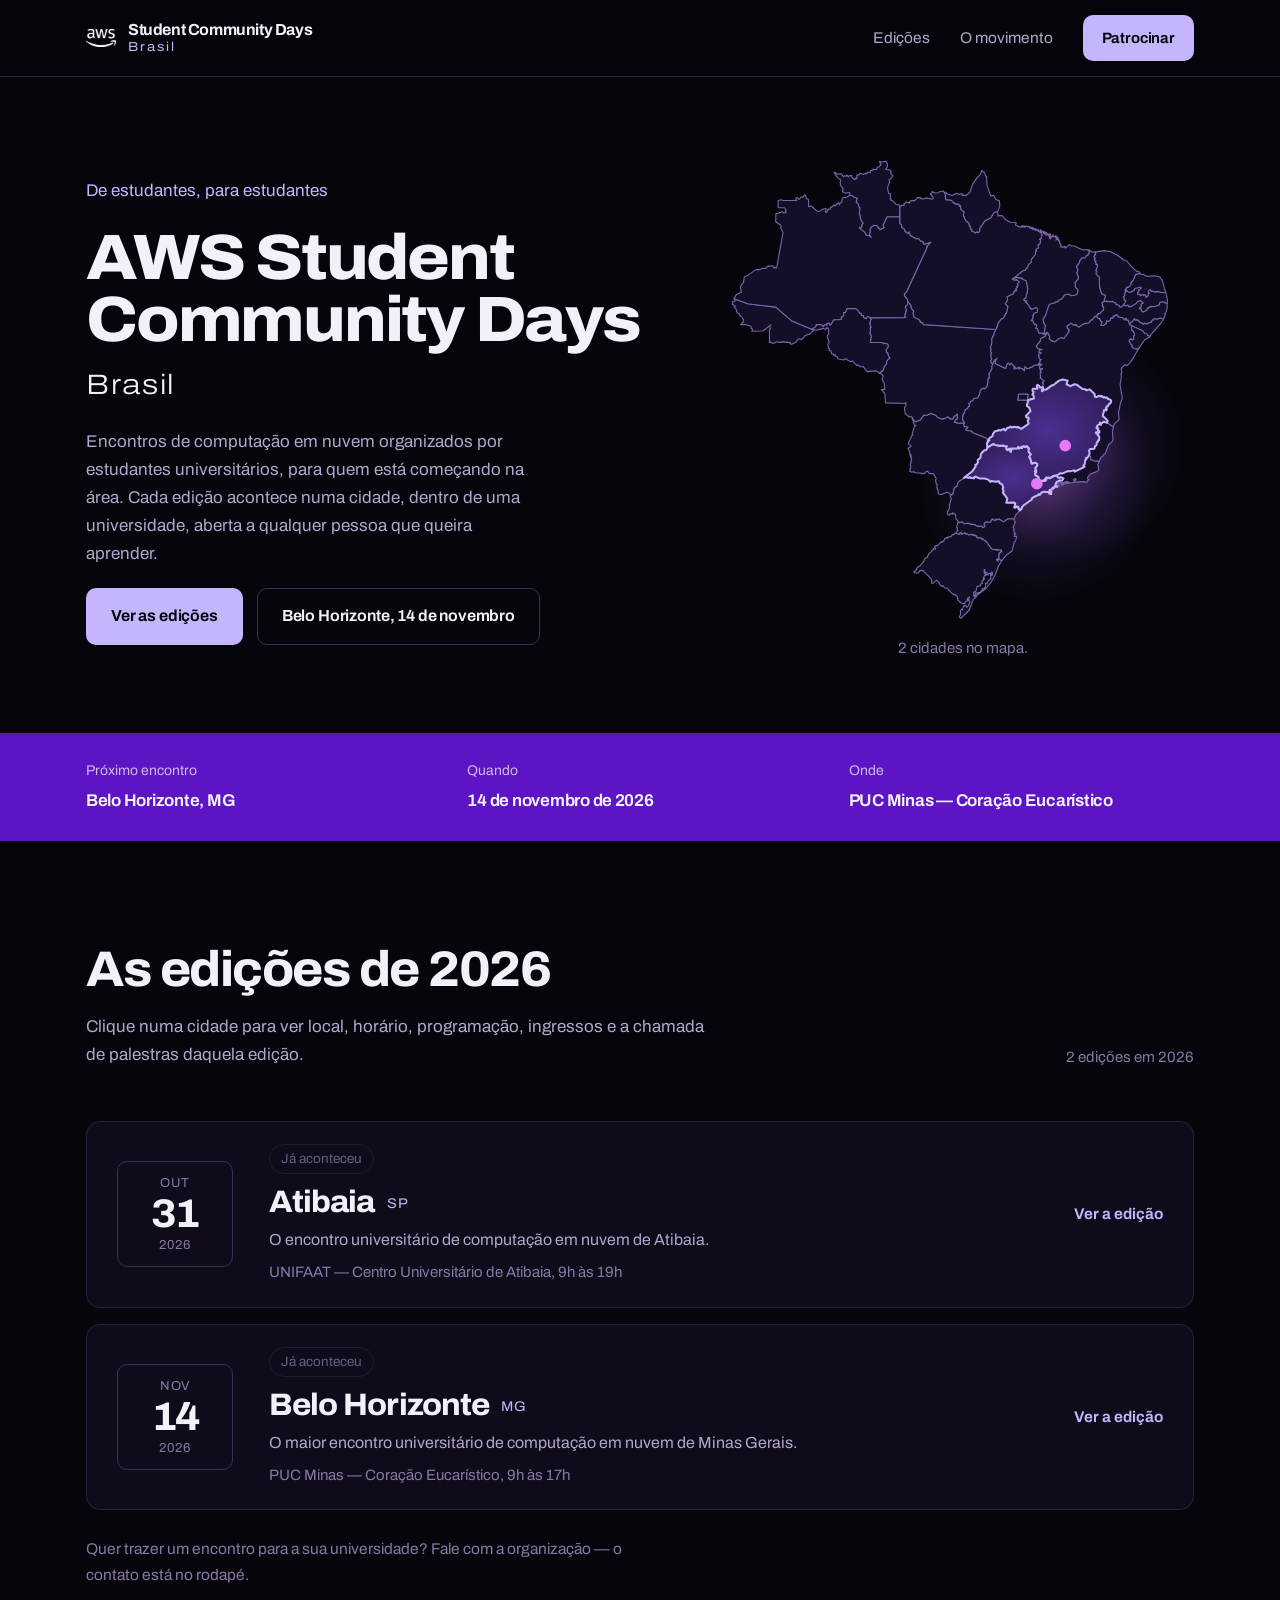
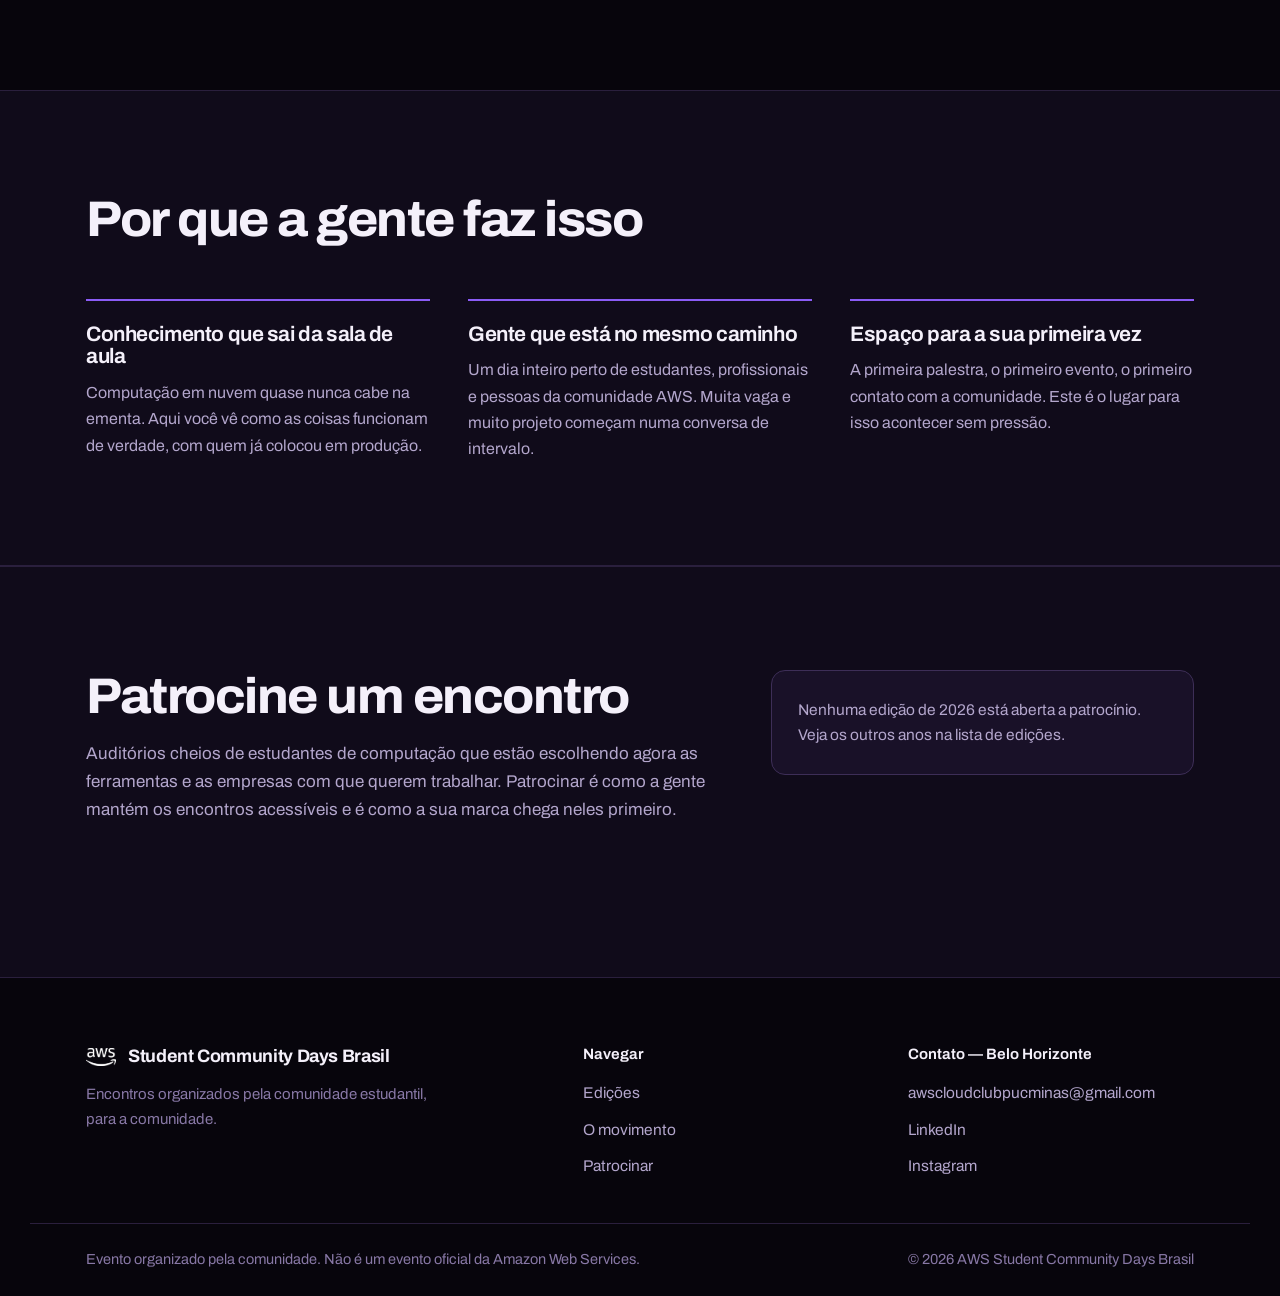
<file: index.html>
<!doctype html>
<html lang="pt-BR">
  <head>
    <meta charset="utf-8" />
    <meta name="viewport" content="width=device-width, initial-scale=1" />
    <meta name="theme-color" content="#07050C" />
    <title>AWS Student Community Days Brasil</title>
    <meta
      name="description"
      content="Encontros de computação em nuvem feitos por estudantes, para estudantes. Veja as edições confirmadas no Brasil, os ingressos, a chamada de palestras e como patrocinar."
    />
    <link rel="canonical" href="https://awsstudentcommunitydays.com.br/" />

    <meta property="og:type" content="website" />
    <meta property="og:locale" content="pt_BR" />
    <meta property="og:site_name" content="AWS Student Community Days Brasil" />
    <meta property="og:url" content="https://awsstudentcommunitydays.com.br/" />
    <meta property="og:title" content="AWS Student Community Days Brasil" />
    <meta
      property="og:description"
      content="Encontros de computação em nuvem feitos por estudantes, para estudantes. Veja as edições confirmadas no Brasil."
    />
    <meta name="twitter:card" content="summary_large_image" />

    <link rel="icon" type="image/png" href="./assets/awslogo.png" />

    <link rel="preconnect" href="https://fonts.googleapis.com" />
    <link rel="preconnect" href="https://fonts.gstatic.com" crossorigin />
    <link
      rel="stylesheet"
      href="https://fonts.googleapis.com/css2?family=Archivo:wdth,wght@75..125,300..900&display=swap"
    />
    <link rel="stylesheet" href="./styles.css" />
  </head>
  <body>
    <a class="pular" href="#conteudo">Pular para o conteúdo</a>

    <header class="cabecalho">
      <div class="faixa cabecalho-linha">
        <a
          class="marca"
          href="./"
          aria-label="AWS Student Community Days Brasil — início"
        >
          <img
            class="marca-logo"
            src="../assets/belo-horizonte/logo branca - aws.png"
            alt="AWS"
          />
          <span class="marca-texto">
            Student Community Days
            <span class="marca-pais">Brasil</span>
          </span>
        </a>
        <nav class="menu" aria-label="Seções do site">
          <a href="#edicoes">Edições</a>
          <a href="#movimento">O movimento</a>
          <a class="botao botao-primario botao-mini" href="#patrocinio"
            >Patrocinar</a
          >
        </nav>
      </div>
    </header>

    <main id="conteudo">
      <!-- ── Capa: o mapa é o protagonista ─────────────────────────── -->
      <section class="capa" id="topo">
        <div class="faixa capa-grade">
          <div class="capa-texto">
            <p class="capa-chamada">De estudantes, para estudantes</p>
            <h1 class="capa-titulo">
              <span class="capa-titulo-evento"
                >AWS Student<br />Community Days</span
              >
              <span class="capa-titulo-cidade">Brasil</span>
            </h1>
            <p class="capa-resumo">
              Encontros de computação em nuvem organizados por estudantes
              universitários, para quem está começando na área. Cada edição
              acontece numa cidade, dentro de uma universidade, aberta a
              qualquer pessoa que queira aprender.
            </p>
            <div class="capa-acoes" id="capa-acoes"></div>
          </div>

          <figure class="mapa">
            <div class="mapa-palco" id="mapa-palco"></div>
            <figcaption class="mapa-legenda" id="mapa-legenda"></figcaption>
          </figure>
        </div>
      </section>

      <!-- ── Faixa do próximo encontro ─────────────────────────────── -->
      <div class="barra">
        <div class="faixa barra-linha" id="barra"></div>
      </div>

      <!-- ── Edições ───────────────────────────────────────────────── -->
      <section class="secao" id="edicoes" aria-labelledby="edicoes-titulo">
        <div class="faixa">
          <div class="secao-topo secao-topo-linha">
            <div>
              <h2 class="secao-titulo" id="edicoes-titulo">As edições</h2>
              <p class="secao-intro">
                Clique numa cidade para ver local, horário, programação,
                ingressos e a chamada de palestras daquela edição.
              </p>
            </div>
            <p class="secao-contagem" id="edicoes-contagem"></p>
          </div>
          <!-- Seletor de ano. Fica escondido enquanto só existir um ano. -->
          <div
            class="anos"
            id="anos"
            role="group"
            aria-labelledby="anos-rotulo"
            hidden
          ></div>
          <div class="edicoes-lista" id="edicoes-lista"></div>
          <p class="edicoes-nota">
            Quer trazer um encontro para a sua universidade? Fale com a
            organização — o contato está no rodapé.
          </p>
        </div>
      </section>

      <!-- ── O movimento ───────────────────────────────────────────── -->
      <section
        class="secao secao-alt"
        id="movimento"
        aria-labelledby="movimento-titulo"
      >
        <div class="faixa">
          <div class="secao-topo">
            <h2 class="secao-titulo" id="movimento-titulo">
              Por que a gente faz isso
            </h2>
          </div>
          <div class="pilares">
            <article class="pilar">
              <h3>Conhecimento que sai da sala de aula</h3>
              <p>
                Computação em nuvem quase nunca cabe na ementa. Aqui você vê
                como as coisas funcionam de verdade, com quem já colocou em
                produção.
              </p>
            </article>
            <article class="pilar">
              <h3>Gente que está no mesmo caminho</h3>
              <p>
                Um dia inteiro perto de estudantes, profissionais e pessoas da
                comunidade AWS. Muita vaga e muito projeto começam numa conversa
                de intervalo.
              </p>
            </article>
            <article class="pilar">
              <h3>Espaço para a sua primeira vez</h3>
              <p>
                A primeira palestra, o primeiro evento, o primeiro contato com a
                comunidade. Este é o lugar para isso acontecer sem pressão.
              </p>
            </article>
          </div>
        </div>
      </section>

      <!-- ── Patrocínio ────────────────────────────────────────────── -->
      <section
        class="secao patrocinio"
        id="patrocinio"
        aria-labelledby="patrocinio-titulo"
      >
        <div class="faixa">
          <div class="secao-topo secao-topo-duplo">
            <div>
              <h2 class="secao-titulo" id="patrocinio-titulo">
                Patrocine um encontro
              </h2>
              <p class="secao-intro">
                Auditórios cheios de estudantes de computação que estão
                escolhendo agora as ferramentas e as empresas com que querem
                trabalhar. Patrocinar é como a gente mantém os encontros
                acessíveis e é como a sua marca chega neles primeiro.
              </p>
            </div>
            <div class="patrocinio-chamada" id="patrocinio-acoes"></div>
          </div>
        </div>
      </section>
    </main>

    <footer class="rodape">
      <div class="faixa rodape-grade">
        <div class="rodape-marca">
          <div class="rodape-logo-nome">
            <img
              class="marca-logo"
              src="./assets/belo-horizonte/logo branca - aws.png"
              alt="AWS"
            />
            <p class="rodape-nome">Student Community Days Brasil</p>
            <p class="rodape-nota">
              Encontros organizados pela comunidade estudantil, para a
              comunidade.
            </p>
          </div>
        </div>
        <nav class="rodape-links" aria-label="Navegação">
          <p class="rodape-rotulo">Navegar</p>
          <a href="#edicoes">Edições</a>
          <a href="#movimento">O movimento</a>
          <a href="#patrocinio">Patrocinar</a>
        </nav>
        <nav
          class="rodape-links"
          id="rodape-contato"
          aria-label="Contato e redes"
          hidden
        >
          <p class="rodape-rotulo">Contato</p>
        </nav>
      </div>
      <div class="faixa rodape-fim">
        <p>
          Evento organizado pela comunidade. Não é um evento oficial da Amazon
          Web Services.
        </p>
        <p id="rodape-ano"></p>
      </div>
    </footer>

    <noscript>
      <div class="faixa sem-js">
        <h2>AWS Student Community Days Brasil</h2>
        <p>
          Próxima edição: Belo Horizonte, sábado, 14 de novembro de 2026, das 9h
          às 17h, na PUC Minas Coração Eucarístico.
        </p>
        <p><a href="./belo-horizonte/">Ver a edição de Belo Horizonte</a></p>
        <p>
          Patrocínio e contato:
          <a href="mailto:awscloudclubpucminas@gmail.com"
            >awscloudclubpucminas@gmail.com</a
          >
        </p>
      </div>
    </noscript>

    <script src="./dados.js" defer></script>
    <script src="./brasil-mapa.js" defer></script>
    <script src="./comum.js" defer></script>
    <script src="./hub.js" defer></script>
  </body>
</html>
</file>
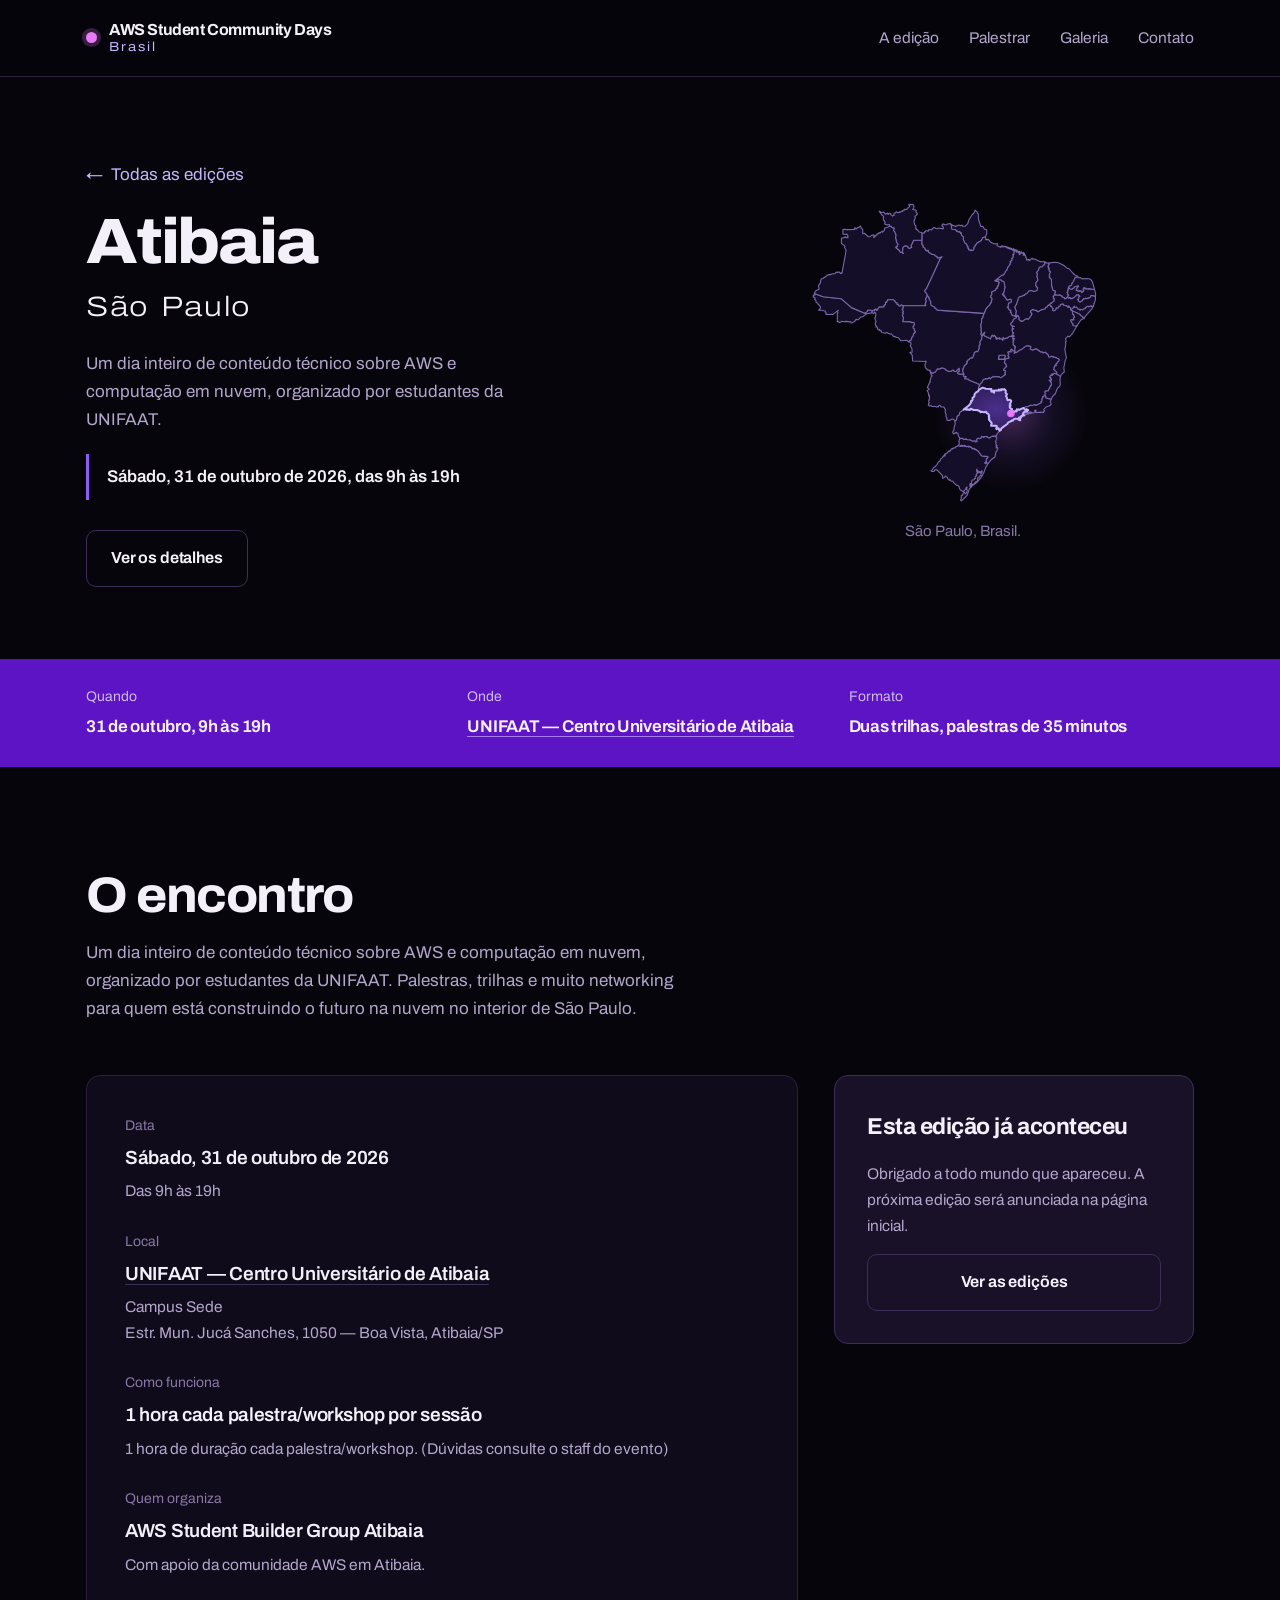
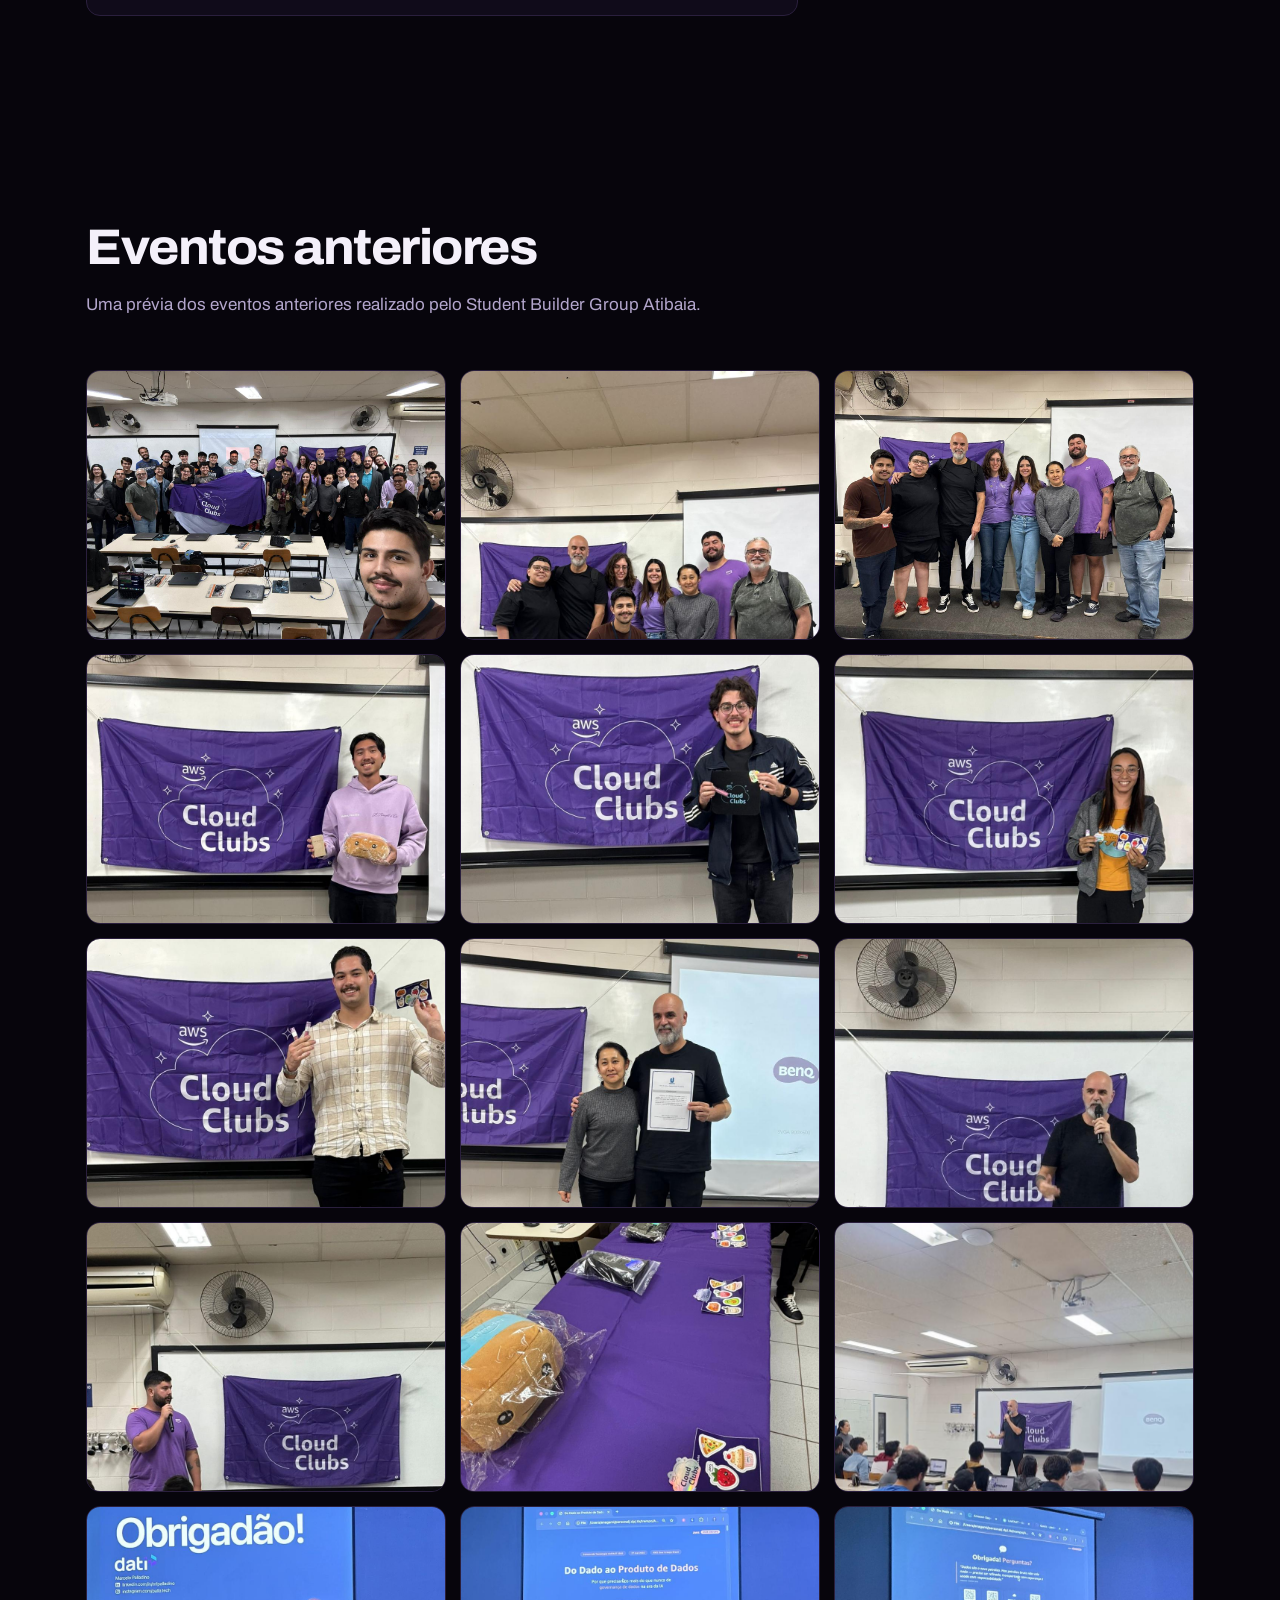
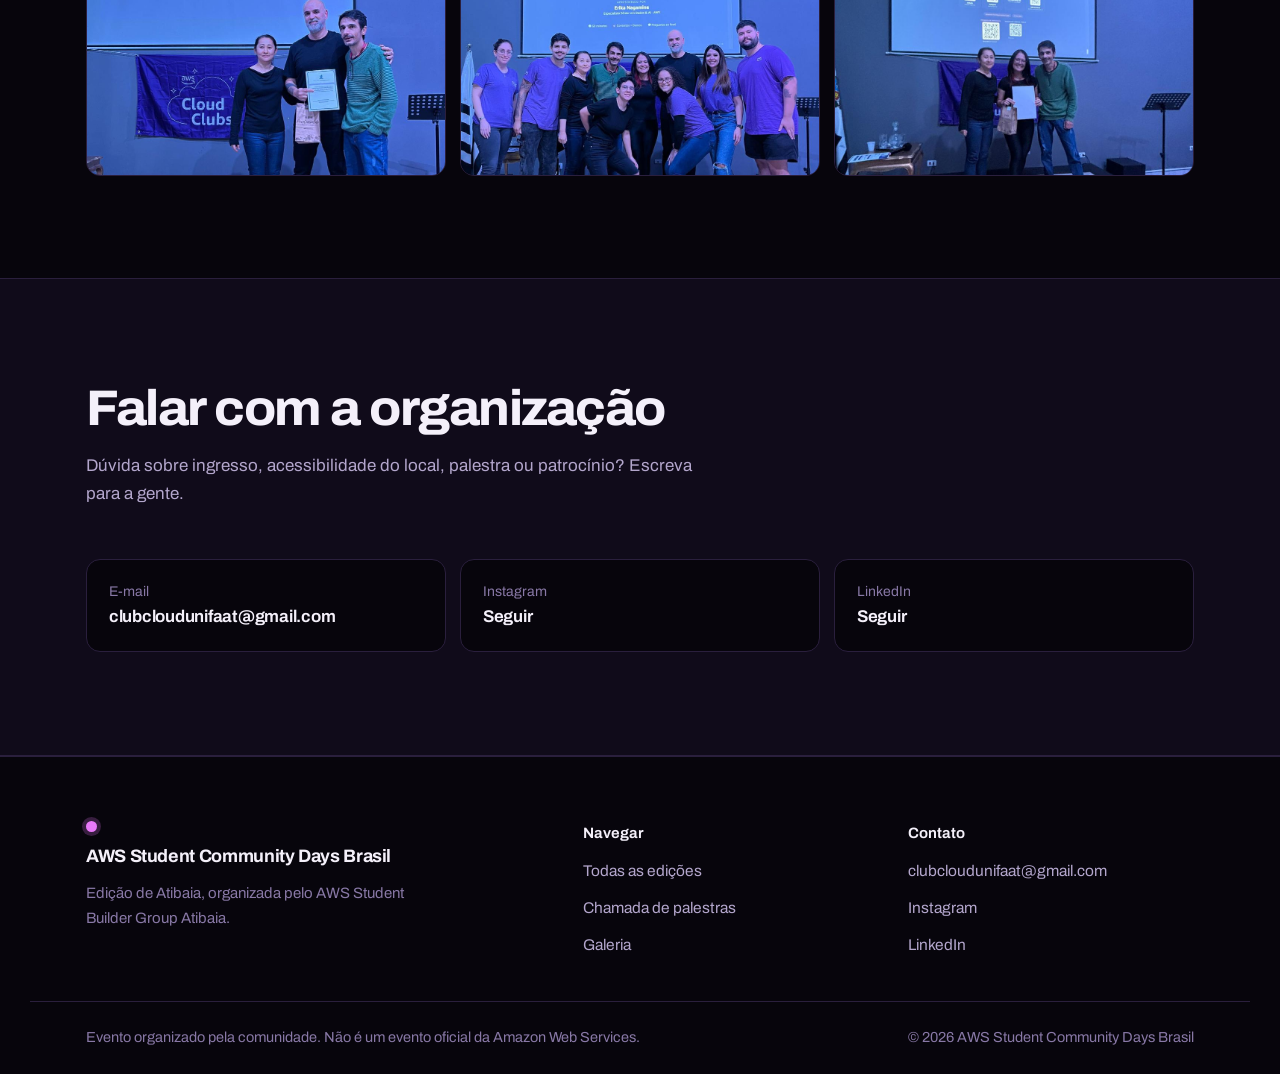
<file: atibaia/index.html>
<!doctype html>
<html lang="pt-BR">
<head>
<!--
  ============================================================================
  STUB DE EDIÇÃO — Belo Horizonte
  Ao copiar esta pasta para uma cidade nova, troque os pontos marcados
  com "TROCAR" abaixo. São 3 blocos:
    1. <title>, <meta description>, <link canonical> e as tags og:
    2. o bloco application/ld+json (data, local, organizador, e-mail, ingresso)
    3. o <noscript> no fim do arquivo
  O slug NÃO precisa ser declarado: ele vem do nome da pasta.
  O resto da página (cotas, contatos, redes, trilhas) vem de dados.js
  e NÃO precisa ser tocado aqui.
  ============================================================================
-->
<meta charset="utf-8">
<meta name="viewport" content="width=device-width, initial-scale=1">
<meta name="theme-color" content="#07050C">
<!-- TROCAR 1: metadados desta cidade -->
<title>AWS Student Community Day Atibaia — 31 de outubro de 2026</title>
<meta name="description" content="Um dia de computação em nuvem na UNIFAAT, em Atibaia, no sábado 31 de outubro de 2026, das 9h às 19h. Entrada gratuita, inscrição obrigatória pelo Meetup.">
<link rel="canonical" href="https://awsstudentcommunitydays.com.br/atibaia/">

<meta property="og:type" content="event">
<meta property="og:locale" content="pt_BR">
<meta property="og:site_name" content="AWS Student Community Days Brasil">
<meta property="og:url" content="https://awsstudentcommunitydays.com.br/atibaia/">
<meta property="og:title" content="AWS Student Community Day Atibaia 2026">
<meta property="og:description" content="31 de outubro de 2026, UNIFAAT — Centro Universitário de Atibaia. Entrada gratuita, feito por estudantes para estudantes.">
<meta name="twitter:card" content="summary_large_image">

<link rel="icon" href="data:image/svg+xml,%3Csvg xmlns='http://www.w3.org/2000/svg' viewBox='0 0 32 32'%3E%3Crect width='32' height='32' rx='8' fill='%2307050C'/%3E%3Ccircle cx='16' cy='16' r='7' fill='none' stroke='%23C4B5FD' stroke-width='2.5'/%3E%3Ccircle cx='16' cy='16' r='2.5' fill='%23E879F9'/%3E%3C/svg%3E">

<link rel="preconnect" href="https://fonts.googleapis.com">
<link rel="preconnect" href="https://fonts.gstatic.com" crossorigin>
<link rel="stylesheet" href="https://fonts.googleapis.com/css2?family=Archivo:wdth,wght@75..125,300..900&display=swap">
<link rel="stylesheet" href="../styles.css">

<!-- TROCAR 2: dados estruturados. O Google lê isto literalmente, então data,
     local e organizador errados viram informação errada na busca.
     O e-mail foi deixado FORA de propósito: ele vive em dados.js, e duplicá-lo
     aqui faria uma pasta copiada apontar contato para a cidade errada. -->
<script type="application/ld+json">
{
  "@context": "https://schema.org",
  "@type": "Event",
  "name": "AWS Student Community Day Atibaia",
  "startDate": "2026-10-31T09:00:00-03:00",
  "endDate": "2026-10-31T19:00:00-03:00",
  "eventStatus": "https://schema.org/EventScheduled",
  "eventAttendanceMode": "https://schema.org/OfflineEventAttendanceMode",
  "location": {
    "@type": "Place",
    "name": "UNIFAAT — Centro Universitário de Atibaia, Campus Sede",
    "address": {
      "@type": "PostalAddress",
      "streetAddress": "Estr. Mun. Jucá Sanches, 1050",
      "addressLocality": "Atibaia",
      "addressRegion": "SP",
      "postalCode": "12952-560",
      "addressCountry": "BR"
    }
  },
  "organizer": {
    "@type": "Organization",
    "name": "AWS Student Builder Group Atibaia"
  },
  "url": "https://awsstudentcommunitydays.com.br/atibaia/",
  "isAccessibleForFree": true,
  "offers": {
    "@type": "Offer",
    "price": "0",
    "priceCurrency": "BRL",
    "availability": "https://schema.org/InStock"
  }
}
</script>
</head>
<body>
<a class="pular" href="#conteudo">Pular para o conteúdo</a>

<header class="cabecalho">
  <div class="faixa cabecalho-linha">
    <a class="marca" href="../" aria-label="AWS Student Community Days Brasil — início">
      <span class="marca-ponto" aria-hidden="true"></span>
      <span class="marca-texto">
        AWS Student Community Days
        <span class="marca-pais">Brasil</span>
      </span>
    </a>
    <nav class="menu" aria-label="Seções desta edição">
      <a href="#edicao">A edição</a>
      <a href="#palestrar">Palestrar</a>
      <a href="#galeria">Galeria</a>
      <a href="#contato">Contato</a>
      <a class="botao botao-primario botao-mini" id="cta-cabecalho" href="#edicao">Garantir ingresso</a>
    </nav>
  </div>
</header>

<main id="conteudo">

  <!-- ── Capa da cidade ────────────────────────────────────────── -->
  <section class="capa" id="topo">
    <div class="faixa capa-grade">
      <div class="capa-texto">
        <p class="capa-chamada">
          <a class="voltar" href="../">Todas as edições</a>
        </p>
        <h1 class="capa-titulo">
          <span class="capa-titulo-evento" id="capa-cidade">Atibaia</span>
          <span class="capa-titulo-cidade" id="capa-uf">São Paulo</span>
        </h1>
        <p class="capa-resumo" id="capa-resumo"></p>
        <p class="capa-quando" id="capa-quando"></p>
        <div class="capa-acoes" id="capa-acoes"></div>
      </div>

      <figure class="mapa mapa-cidade">
        <div class="mapa-palco" id="mapa-palco"></div>
        <figcaption class="mapa-legenda">São Paulo, Brasil.</figcaption>
      </figure>
    </div>
  </section>

  <!-- ── Faixa de fatos ────────────────────────────────────────── -->
  <div class="barra">
    <div class="faixa barra-linha" id="barra"></div>
  </div>

  <!-- ── A edição ──────────────────────────────────────────────── -->
  <section class="secao" id="edicao" aria-labelledby="edicao-titulo">
    <div class="faixa">
      <div class="secao-topo">
        <h2 class="secao-titulo" id="edicao-titulo">O encontro</h2>
        <p class="secao-intro" id="edicao-intro"></p>
      </div>
      <div class="edicao-grade" id="edicao-grade"></div>
    </div>
  </section>

  <!-- ── Chamada de palestras ──────────────────────────────────── -->
  <section class="secao secao-alt" id="palestrar" aria-labelledby="palestrar-titulo">
    <div class="faixa">
      <div class="secao-topo">
        <h2 class="secao-titulo" id="palestrar-titulo">Suba no palco</h2>
        <p class="secao-intro">
          A chamada de palestras é aberta a todo mundo: de quem nunca falou em público e tem
          um projeto de faculdade para mostrar, a quem já trabalha com nuvem há anos.
          Escolhemos pelo valor para quem assiste, não pelo currículo de quem apresenta.
        </p>
      </div>
      <div class="palestrar-grade">
        <div class="trilhas" id="trilhas"></div>
        <aside class="cfp" id="cfp"></aside>
      </div>
    </div>
  </section>

  <!-- ── Galeria de eventos anteriores ────────────────────────── -->
  <section class="secao" id="galeria" aria-labelledby="galeria-titulo">
    <div class="faixa">
      <div class="secao-topo">
        <h2 class="secao-titulo" id="galeria-titulo">Eventos anteriores</h2>
        <p class="secao-intro">Uma prévia dos eventos anteriores realizado pelo Student Builder Group Atibaia.</p>
      </div>
      <div class="galeria-grade">
        <figure class="galeria-item">
          <img src="../assets/atibaia/foto-01.jpeg" alt="Evento AWS Student Community Day Atibaia" loading="lazy" style="object-position: center 30%;">
        </figure>
        <figure class="galeria-item">
          <img src="../assets/atibaia/foto-02.jpeg" alt="Evento AWS Student Community Day Atibaia" loading="lazy" style="object-position: center top;">
        </figure>
        <figure class="galeria-item">
          <img src="../assets/atibaia/foto-03.jpeg" alt="Evento AWS Student Community Day Atibaia" loading="lazy" style="object-position: center top;">
        </figure>
        <figure class="galeria-item">
          <img src="../assets/atibaia/foto-04.jpeg" alt="Evento AWS Student Community Day Atibaia" loading="lazy" style="object-position: 70% 15%;">
        </figure>
        <figure class="galeria-item">
          <img src="../assets/atibaia/foto-05.jpeg" alt="Evento AWS Student Community Day Atibaia" loading="lazy" style="object-position: 65% 15%;">
        </figure>
        <figure class="galeria-item">
          <img src="../assets/atibaia/foto-06.jpeg" alt="Evento AWS Student Community Day Atibaia" loading="lazy" style="object-position: 65% 15%;">
        </figure>
        <figure class="galeria-item">
          <img src="../assets/atibaia/foto-07.jpeg" alt="Evento AWS Student Community Day Atibaia" loading="lazy" style="object-position: 70% 10%;">
        </figure>
        <figure class="galeria-item">
          <img src="../assets/atibaia/foto-08.jpeg" alt="Evento AWS Student Community Day Atibaia" loading="lazy" style="object-position: center 20%;">
        </figure>
        <figure class="galeria-item">
          <img src="../assets/atibaia/foto-09.jpeg" alt="Evento AWS Student Community Day Atibaia" loading="lazy" style="object-position: center top;">
        </figure>
        <figure class="galeria-item">
          <img src="../assets/atibaia/foto-10.jpeg" alt="Evento AWS Student Community Day Atibaia" loading="lazy" style="object-position: 30% top;">
        </figure>
        <figure class="galeria-item">
          <img src="../assets/atibaia/foto-11.jpeg" alt="Evento AWS Student Community Day Atibaia" loading="lazy" style="object-position: center center;">
        </figure>
        <figure class="galeria-item">
          <img src="../assets/atibaia/foto-12.jpeg" alt="Evento AWS Student Community Day Atibaia" loading="lazy" style="object-position: center 25%;">
        </figure>
        <figure class="galeria-item">
          <img src="../assets/atibaia/foto-13.jpeg" alt="Evento AWS Student Community Day Atibaia" loading="lazy" style="object-position: center 30%;">
        </figure>
        <figure class="galeria-item">
          <img src="../assets/atibaia/foto-14.jpeg" alt="Evento AWS Student Community Day Atibaia" loading="lazy" style="object-position: center 40%;">
        </figure>
        <figure class="galeria-item">
          <img src="../assets/atibaia/foto-15.jpeg" alt="Evento AWS Student Community Day Atibaia" loading="lazy" style="object-position: center 25%;">
        </figure>
      </div>
    </div>
  </section>

  <!-- ── Contato ───────────────────────────────────────────────── -->
  <section class="secao secao-alt" id="contato" aria-labelledby="contato-titulo">
    <div class="faixa">
      <div class="secao-topo">
        <h2 class="secao-titulo" id="contato-titulo">Falar com a organização</h2>
        <p class="secao-intro">
          Dúvida sobre ingresso, acessibilidade do local, palestra ou patrocínio?
          Escreva para a gente.
        </p>
      </div>
      <div class="contato-grade" id="contato-grade"></div>
    </div>
  </section>

</main>

<footer class="rodape">
  <div class="faixa rodape-grade">
    <div class="rodape-marca">
      <span class="marca-ponto" aria-hidden="true"></span>
      <p class="rodape-nome">AWS Student Community Days Brasil</p>
      <p class="rodape-nota">Edição de Atibaia, organizada pelo AWS Student Builder Group Atibaia.</p>
    </div>
    <nav class="rodape-links" aria-label="Navegação">
      <p class="rodape-rotulo">Navegar</p>
      <a href="../">Todas as edições</a>
      <a href="#palestrar">Chamada de palestras</a>
      <a href="#galeria">Galeria</a>
    </nav>
    <nav class="rodape-links" id="rodape-contato" aria-label="Contato e redes" hidden>
      <p class="rodape-rotulo">Contato</p>
    </nav>
  </div>
  <div class="faixa rodape-fim">
    <p>Evento organizado pela comunidade. Não é um evento oficial da Amazon Web Services.</p>
    <p id="rodape-ano"></p>
  </div>
</footer>

<!-- TROCAR 3: só data, local e links. Contato NÃO entra aqui de propósito —
     ele vive em dados.js, e duplicar levaria o e-mail errado para a cópia. -->
<noscript>
  <div class="faixa sem-js">
    <h2>AWS Student Community Day Atibaia</h2>
    <p>Sábado, 31 de outubro de 2026, das 9h às 19h, na UNIFAAT — Campus Sede, Estr. Mun. Jucá Sanches, 1050, Boa Vista, Atibaia/SP.</p>
    <p>Entrada gratuita. Esta página precisa de JavaScript para mostrar inscrição, chamada de palestras, cotas de patrocínio e contatos.</p>
  </div>
</noscript>

<script src="../dados.js" defer></script>
<script src="../brasil-mapa.js" defer></script>
<script src="../comum.js" defer></script>
<script src="../edicao.js" defer></script>
</body>
</html>
</file>
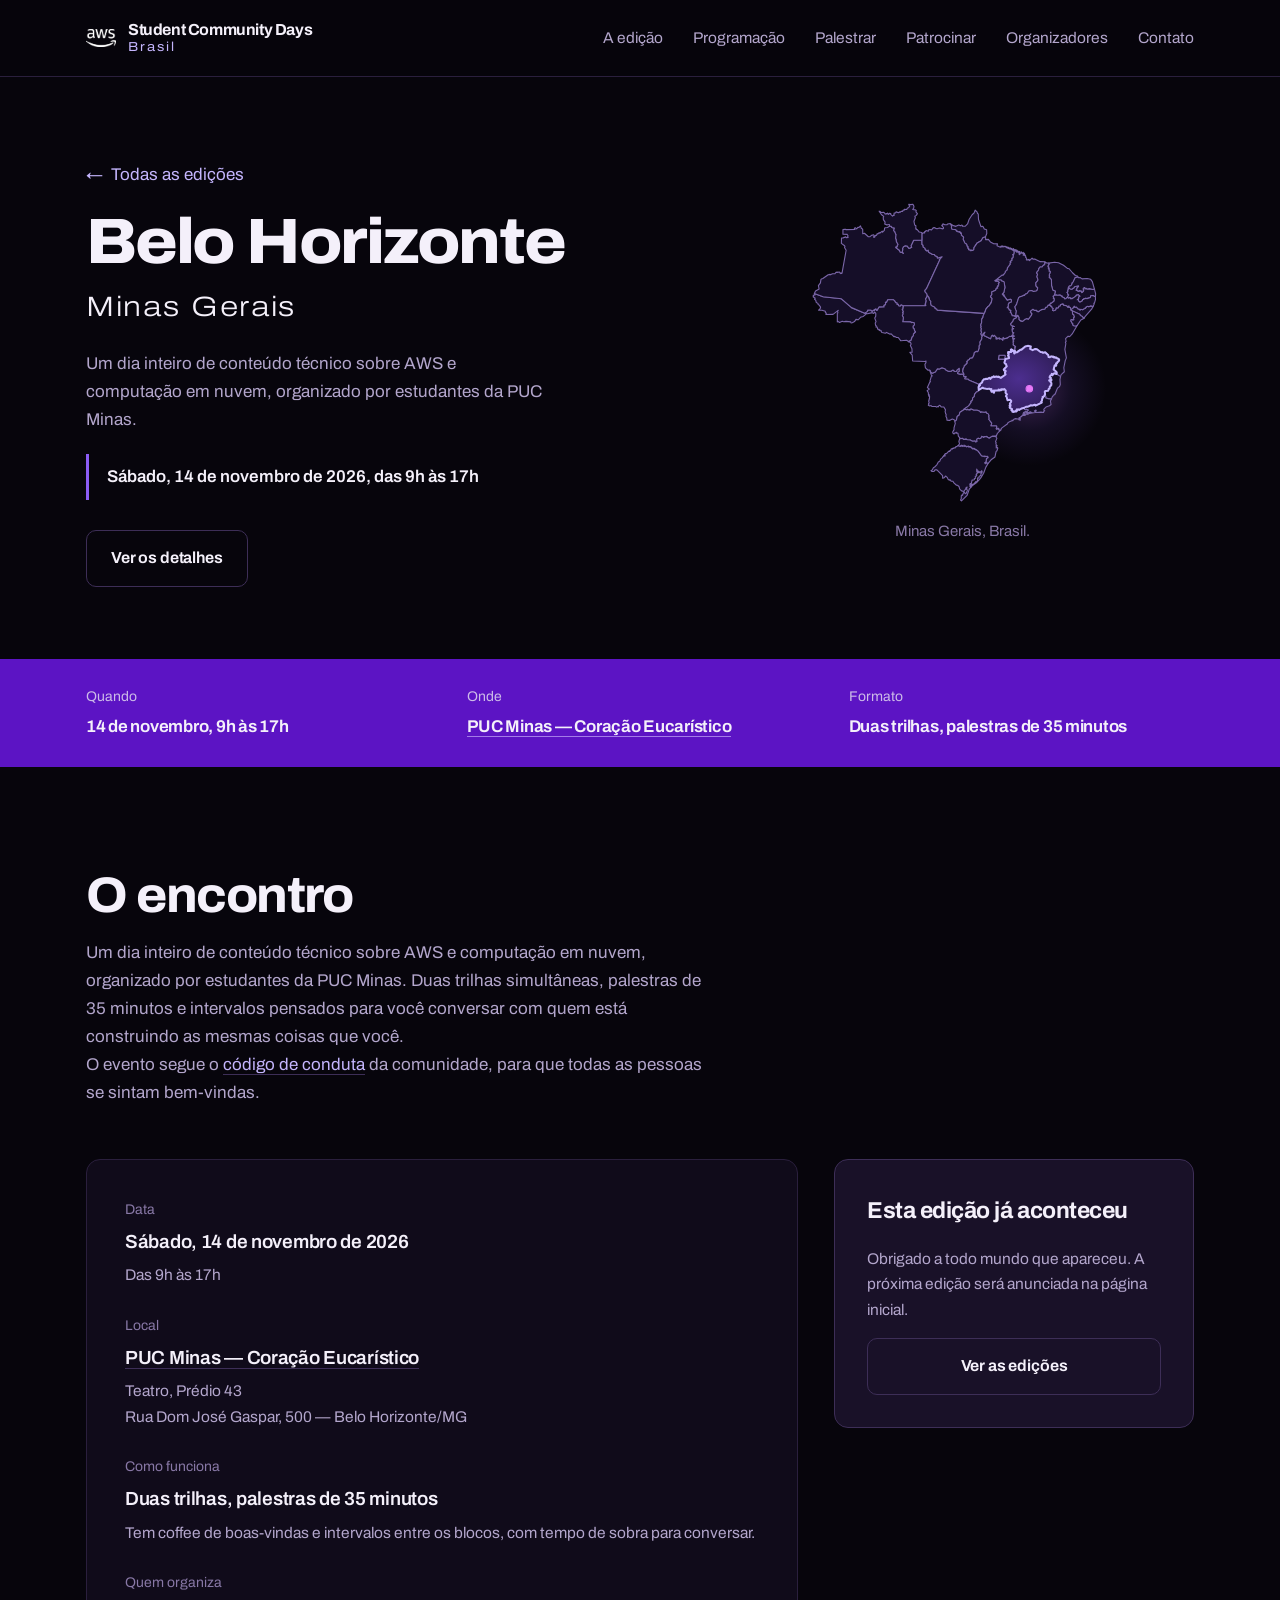
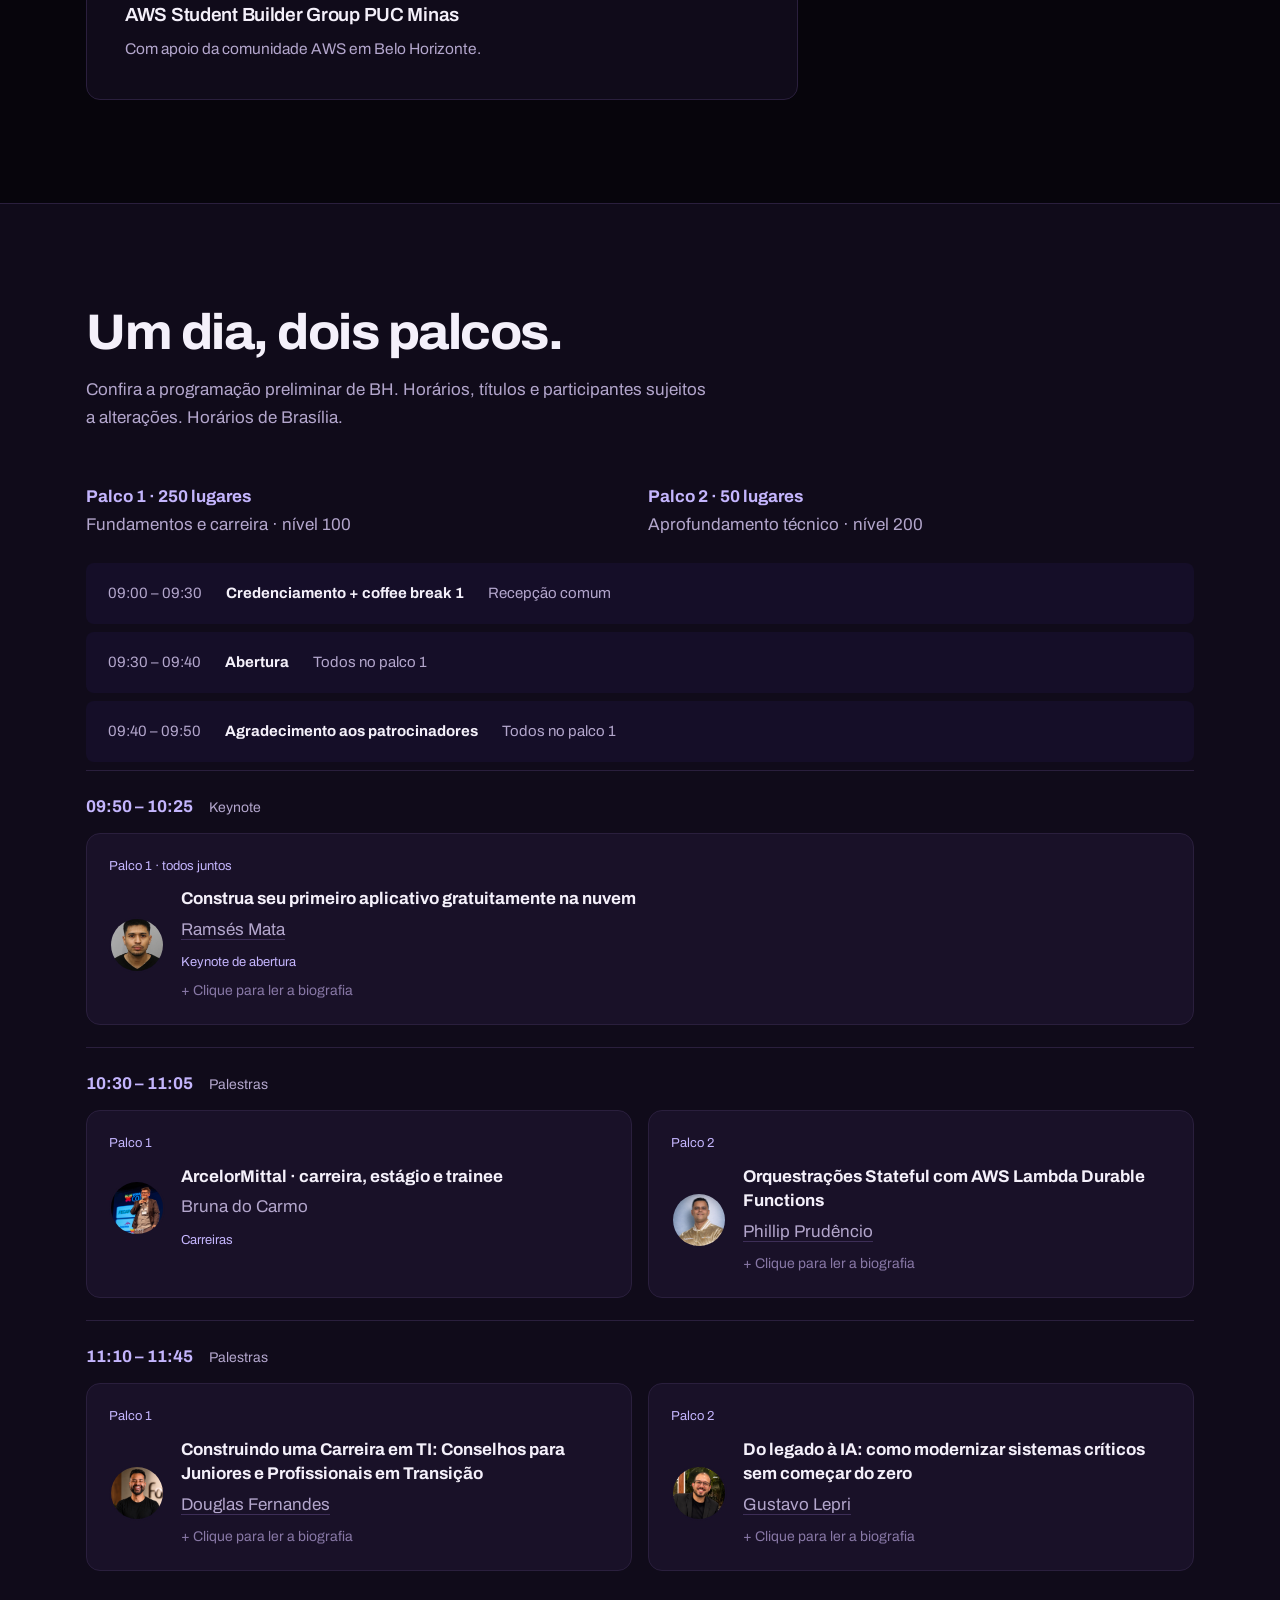
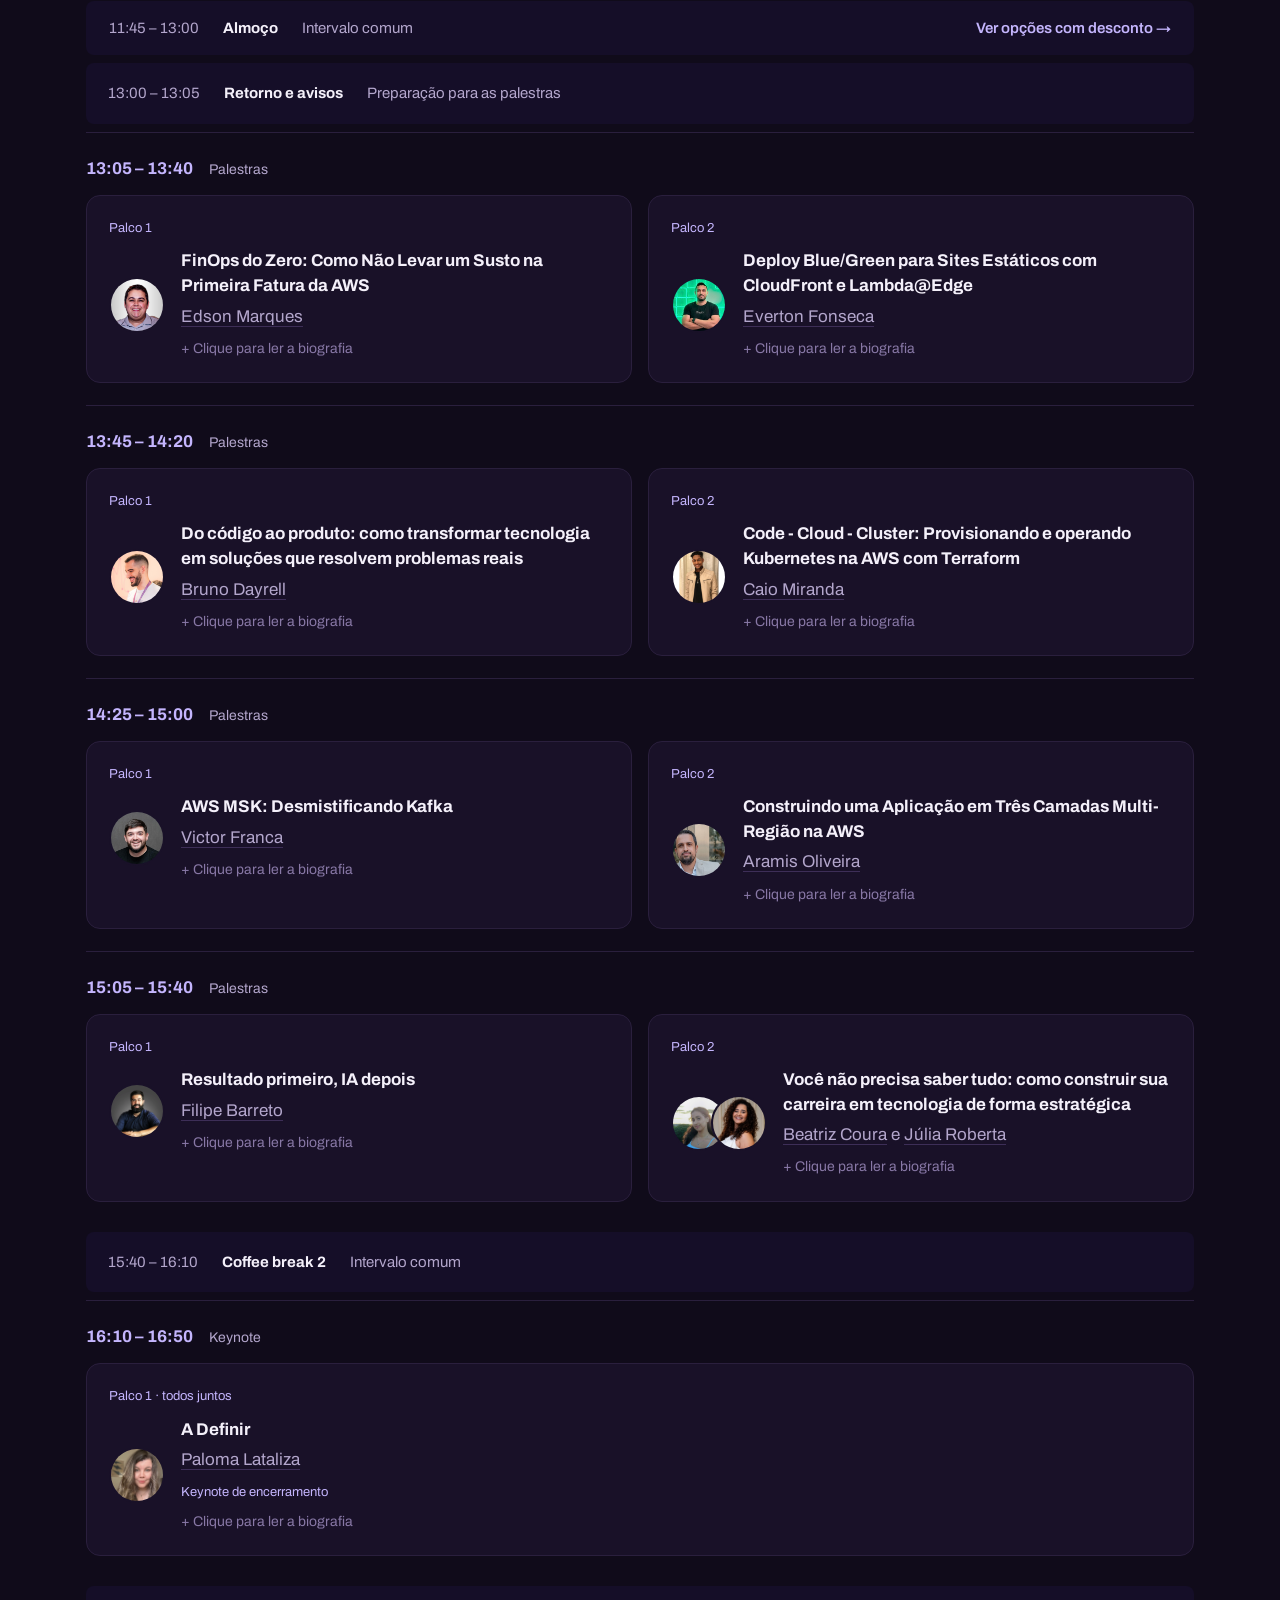
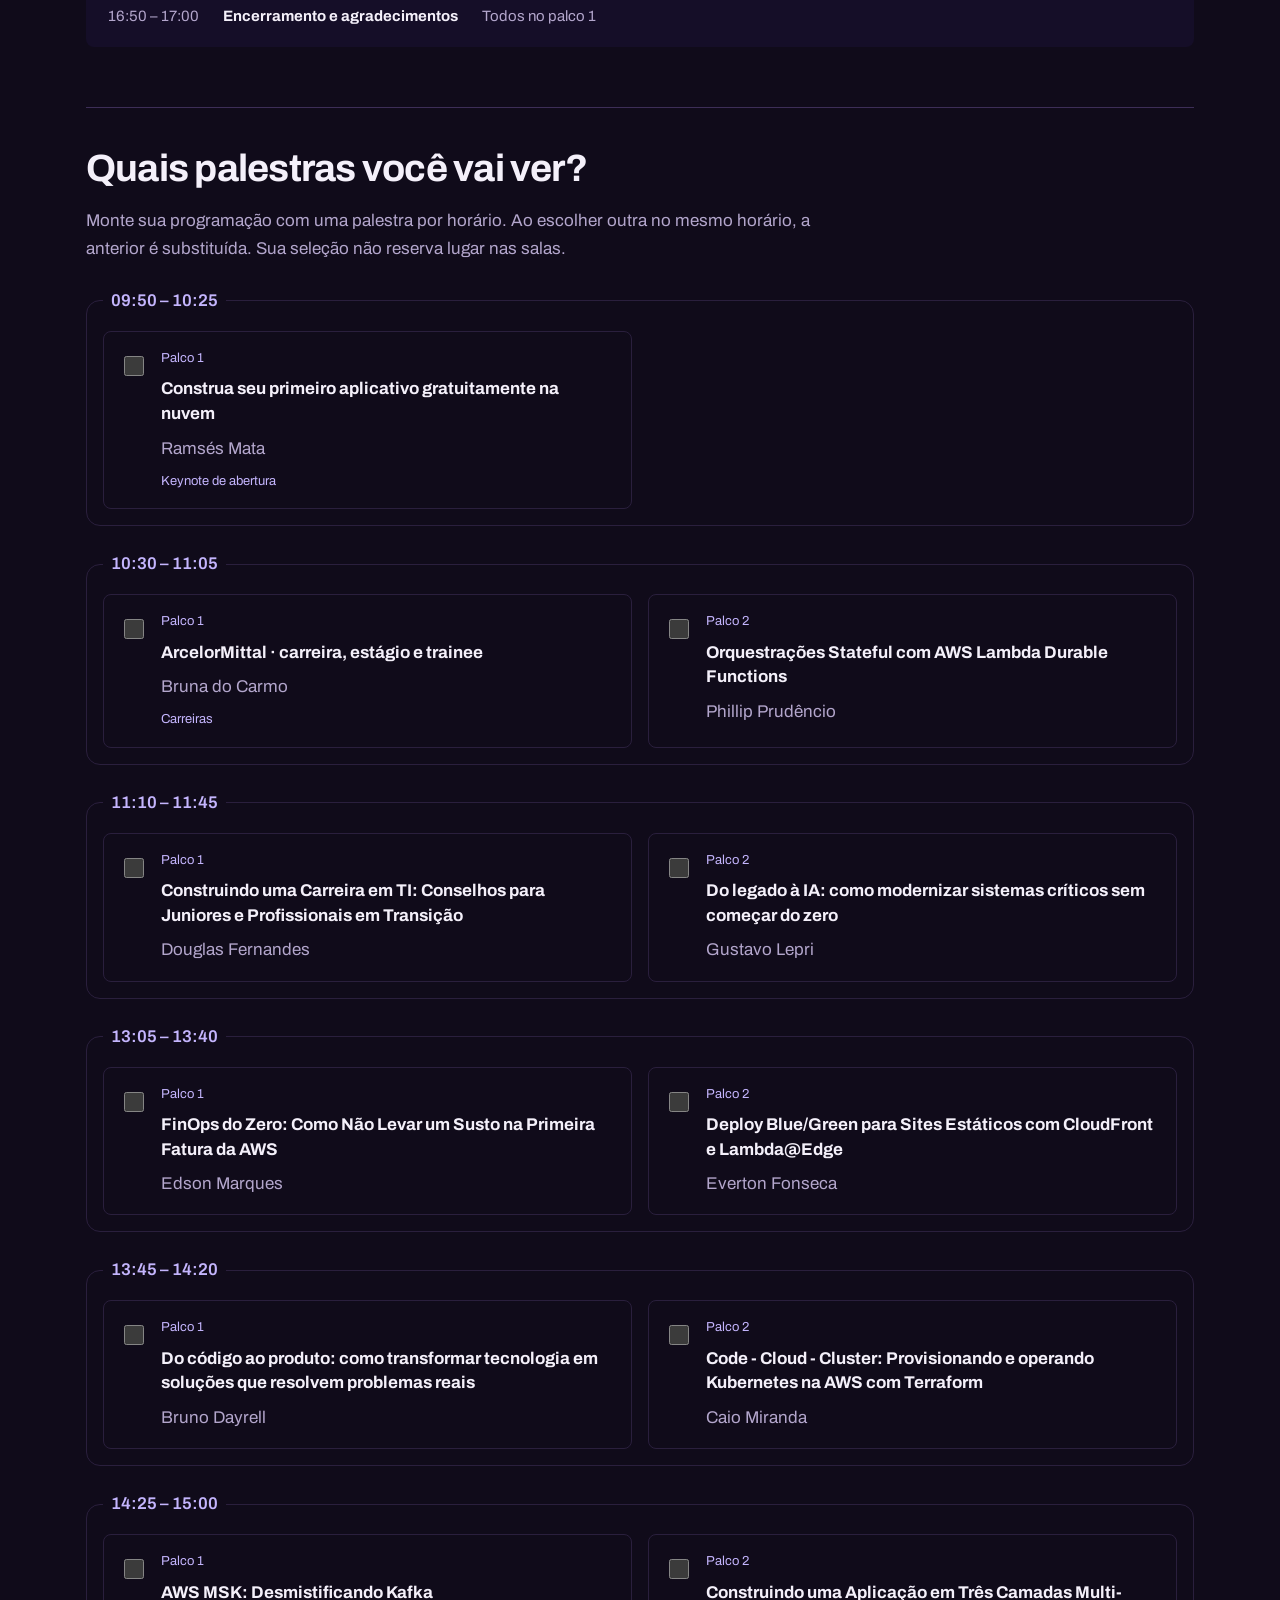
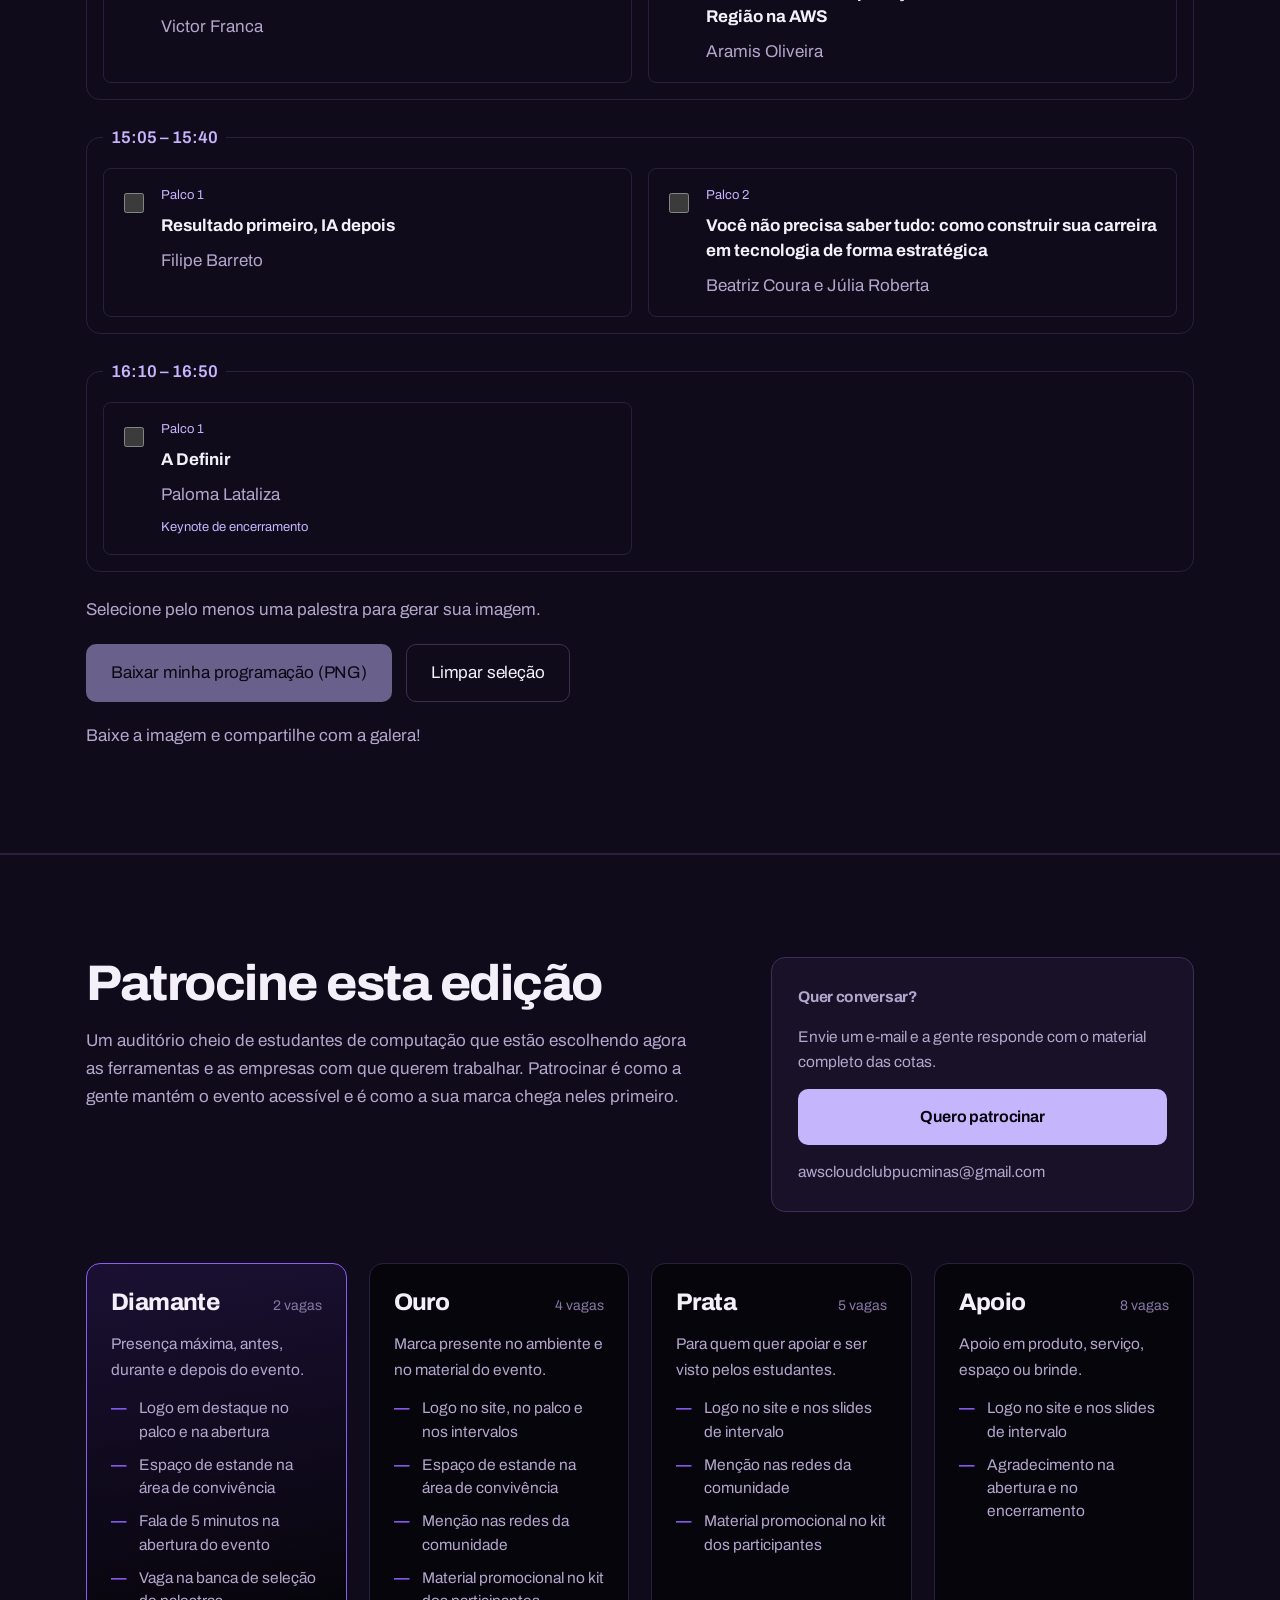
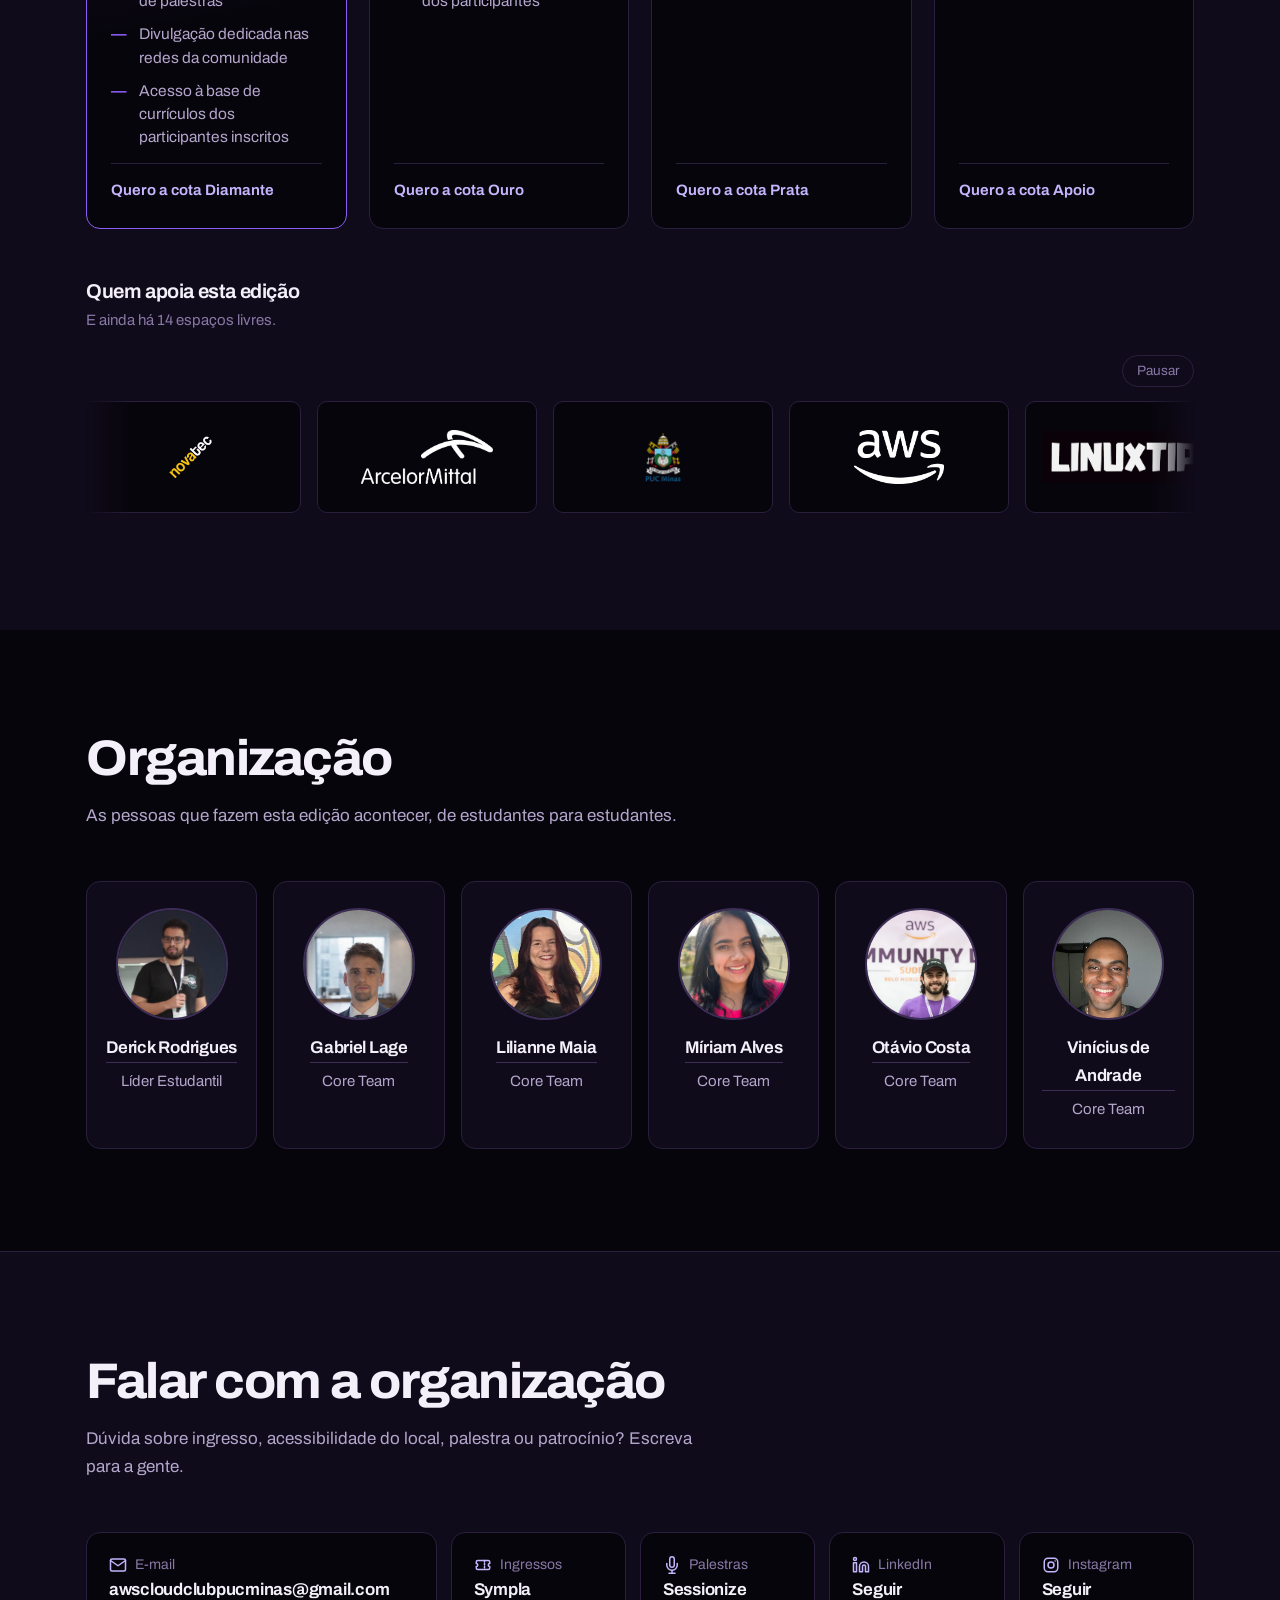
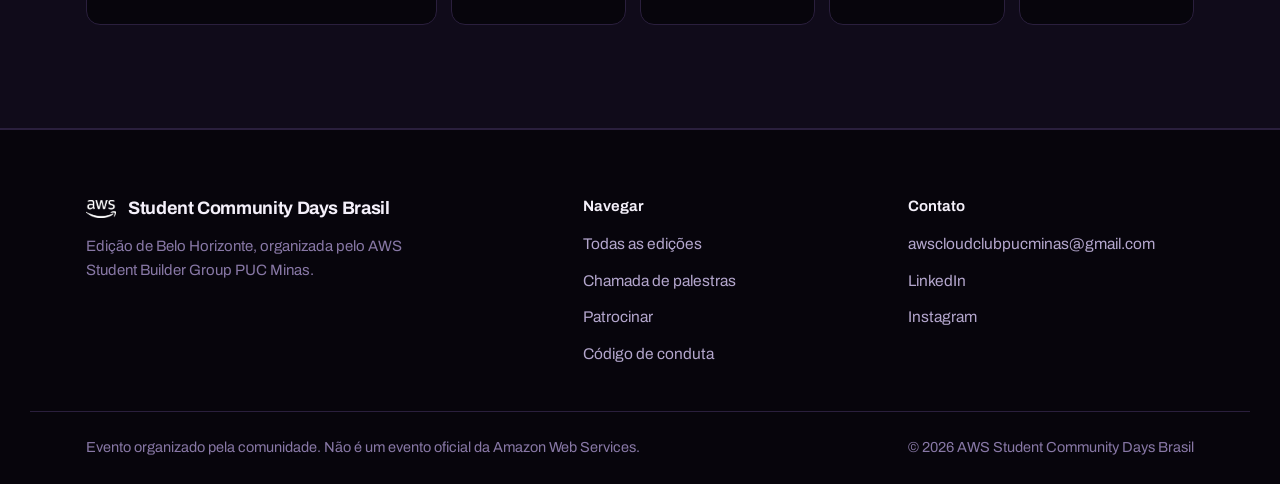
<file: belo-horizonte/index.html>
<!doctype html>
<html lang="pt-BR">
  <head>
    <!--
  ============================================================================
  STUB DE EDIÇÃO — Belo Horizonte
  Ao copiar esta pasta para uma cidade nova, troque os pontos marcados
  com "TROCAR" abaixo. São 3 blocos:
    1. <title>, <meta description>, <link canonical> e as tags og:
    2. o bloco application/ld+json (data, local, organizador, e-mail, ingresso)
    3. o <noscript> no fim do arquivo
  O slug NÃO precisa ser declarado: ele vem do nome da pasta.
  O resto da página (cotas, contatos, redes, trilhas) vem de dados.js
  e NÃO precisa ser tocado aqui.
  ============================================================================
-->
    <meta charset="utf-8" />
    <meta name="viewport" content="width=device-width, initial-scale=1" />
    <meta name="theme-color" content="#07050C" />
    <!-- TROCAR 1: metadados desta cidade -->
    <title>
      AWS Student Community Day Belo Horizonte — 14 de novembro de 2026
    </title>
    <meta
      name="description"
      content="Um dia de computação em nuvem na PUC Minas Coração Eucarístico, em Belo Horizonte, no sábado 14 de novembro de 2026, das 9h às 17h. Ingressos no Sympla e chamada de palestras aberta até 10 de outubro."
    />
    <link
      rel="canonical"
      href="https://awsstudentcommunitydays.com.br/belo-horizonte/"
    />

    <meta property="og:type" content="event" />
    <meta property="og:locale" content="pt_BR" />
    <meta property="og:site_name" content="AWS Student Community Days Brasil" />
    <meta
      property="og:url"
      content="https://awsstudentcommunitydays.com.br/belo-horizonte/"
    />
    <meta
      property="og:title"
      content="AWS Student Community Day Belo Horizonte 2026"
    />
    <meta
      property="og:description"
      content="14 de novembro de 2026, PUC Minas Coração Eucarístico. Duas trilhas, palestras de 35 minutos, feito por estudantes para estudantes."
    />
    <meta name="twitter:card" content="summary_large_image" />

    <link
      rel="icon"
      type="image/png"
      href="../assets/belo-horizonte/brasao - awssbgbh.png"
    />

    <link rel="preconnect" href="https://fonts.googleapis.com" />
    <link rel="preconnect" href="https://fonts.gstatic.com" crossorigin />
    <link
      rel="stylesheet"
      href="https://fonts.googleapis.com/css2?family=Archivo:wdth,wght@75..125,300..900&display=swap"
    />
    <link rel="stylesheet" href="../styles.css" />

    <!-- TROCAR 2: dados estruturados. O Google lê isto literalmente, então data,
     local e organizador errados viram informação errada na busca.
     O e-mail foi deixado FORA de propósito: ele vive em dados.js, e duplicá-lo
     aqui faria uma pasta copiada apontar contato para a cidade errada. -->
    <script type="application/ld+json">
      {
        "@context": "https://schema.org",
        "@type": "Event",
        "name": "AWS Student Community Day Belo Horizonte",
        "startDate": "2026-11-14T09:00:00-03:00",
        "endDate": "2026-11-14T17:00:00-03:00",
        "eventStatus": "https://schema.org/EventScheduled",
        "eventAttendanceMode": "https://schema.org/OfflineEventAttendanceMode",
        "location": {
          "@type": "Place",
          "name": "PUC Minas — Coração Eucarístico, Teatro, Prédio 43",
          "address": {
            "@type": "PostalAddress",
            "streetAddress": "Rua Dom José Gaspar, 500",
            "addressLocality": "Belo Horizonte",
            "addressRegion": "MG",
            "addressCountry": "BR"
          }
        },
        "organizer": {
          "@type": "Organization",
          "name": "AWS Student Builder Group PUC Minas"
        },
        "url": "https://awsstudentcommunitydays.com.br/belo-horizonte/",
        "offers": {
          "@type": "Offer",
          "url": "https://www.sympla.com.br/evento/aws-student-community-day-belo-horizonte/3554710",
          "availability": "https://schema.org/InStock"
        }
      }
    </script>
  </head>
  <body>
    <a class="pular" href="#conteudo">Pular para o conteúdo</a>

    <header class="cabecalho">
      <div class="faixa cabecalho-linha">
        <a
          class="marca"
          href="../"
          aria-label="AWS Student Community Days Brasil — início"
        >
          <img
            class="marca-logo"
            src="../assets/belo-horizonte/logo branca - aws.png"
            alt="AWS"
          />
          <span class="marca-texto">
            Student Community Days
            <span class="marca-pais">Brasil</span>
          </span>
        </a>
        <nav class="menu" aria-label="Seções desta edição">
          <a href="#edicao">A edição</a>
          <a href="#programacao">Programação</a>
          <a href="#palestrar">Palestrar</a>
          <a href="#patrocinio">Patrocinar</a>
          <a href="#organizacao">Organizadores</a>
          <a href="#contato">Contato</a>
          <a
            class="botao botao-primario botao-mini"
            id="cta-cabecalho"
            href="#edicao"
            >Garantir ingresso</a
          >
        </nav>
      </div>
    </header>

    <main id="conteudo">
      <!-- ── Capa da cidade ────────────────────────────────────────── -->
      <section class="capa" id="topo">
        <div class="faixa capa-grade">
          <div class="capa-texto">
            <p class="capa-chamada">
              <a class="voltar" href="../">Todas as edições</a>
            </p>
            <h1 class="capa-titulo">
              <span class="capa-titulo-evento" id="capa-cidade"
                >Belo Horizonte</span
              >
              <span class="capa-titulo-cidade" id="capa-uf">Minas Gerais</span>
            </h1>
            <p class="capa-resumo" id="capa-resumo"></p>
            <p class="capa-quando" id="capa-quando"></p>
            <div class="capa-acoes" id="capa-acoes"></div>
          </div>

          <figure class="mapa mapa-cidade">
            <div class="mapa-palco" id="mapa-palco"></div>
            <figcaption class="mapa-legenda">Minas Gerais, Brasil.</figcaption>
          </figure>
        </div>
      </section>

      <!-- ── Faixa de fatos ────────────────────────────────────────── -->
      <div class="barra">
        <div class="faixa barra-linha" id="barra"></div>
      </div>

      <!-- ── A edição ──────────────────────────────────────────────── -->
      <section class="secao" id="edicao" aria-labelledby="edicao-titulo">
        <div class="faixa">
          <div class="secao-topo">
            <h2 class="secao-titulo" id="edicao-titulo">O encontro</h2>
            <p class="secao-intro" id="edicao-intro"></p>
            <p class="secao-intro">
              O evento segue o
              <a class="link-conduta" href="codigo-de-conduta.html"
                >código de conduta</a
              >
              da comunidade, para que todas as pessoas se sintam bem-vindas.
            </p>
          </div>
          <div class="edicao-grade" id="edicao-grade"></div>
        </div>
      </section>

      <!-- ── Chamada de palestras ──────────────────────────────────── -->
      <section
        class="secao secao-alt"
        id="programacao"
        aria-labelledby="programacao-titulo"
      >
        <div class="faixa">
          <div class="secao-topo">
            <h2 class="secao-titulo" id="programacao-titulo">
              Um dia, dois palcos.
            </h2>
            <p class="secao-intro">
              Confira a programação preliminar de BH. Horários, títulos e
              participantes sujeitos a alterações. Horários de Brasília.
            </p>
          </div>
          <div class="agenda-palcos">
            <p>
              <strong>Palco 1 · 250 lugares</strong><br />Fundamentos e carreira
              · nível 100
            </p>
            <p>
              <strong>Palco 2 · 50 lugares</strong><br />Aprofundamento técnico
              · nível 200
            </p>
          </div>
          <div id="agenda-grade"></div>
          <dialog
            class="modal"
            id="almoco-modal"
            aria-labelledby="almoco-titulo"
          >
            <div class="modal-conteudo">
              <button
                type="button"
                class="modal-fechar"
                id="almoco-fechar"
                aria-label="Fechar"
              >
                ×
              </button>
              <h3 id="almoco-titulo">Onde almoçar</h3>
              <p class="almoco-intro">
                Apresente o crachá do evento para ter as condições abaixo.
              </p>
              <ul class="almoco-lista" id="almoco-lista" role="list"></ul>
            </div>
          </dialog>
          <div
            class="agenda-personalizar"
            aria-labelledby="minha-agenda-titulo"
          >
            <h3 id="minha-agenda-titulo">Quais palestras você vai ver?</h3>
            <p>
              Monte sua programação com uma palestra por horário. Ao escolher
              outra no mesmo horário, a anterior é substituída. Sua seleção não
              reserva lugar nas salas.
            </p>
            <div id="agenda-escolhas"></div>
            <p id="agenda-status" role="status" aria-live="polite"></p>
            <div class="agenda-acoes">
              <button
                type="button"
                class="botao botao-primario"
                id="agenda-baixar"
                disabled
              >
                Baixar minha programação (PNG)
              </button>
              <button
                type="button"
                class="botao botao-secundario"
                id="agenda-limpar"
              >
                Limpar seleção
              </button>
            </div>
            <p>Baixe a imagem e compartilhe com a galera!</p>
            <canvas
              id="agenda-imagem"
              role="img"
              aria-label="Prévia da sua programação selecionada"
              hidden
            ></canvas>
          </div>
          <noscript
            ><p>
              Ative o JavaScript para consultar a grade e montar sua
              programação.
            </p></noscript
          >
        </div>
      </section>

      <section
        class="secao secao-alt"
        id="palestrar"
        aria-labelledby="palestrar-titulo"
      >
        <div class="faixa">
          <div class="secao-topo">
            <h2 class="secao-titulo" id="palestrar-titulo">Suba no palco</h2>
            <p class="secao-intro">
              A chamada de palestras é aberta a todo mundo: de quem nunca falou
              em público e tem um projeto de faculdade para mostrar, a quem já
              trabalha com nuvem há anos. Escolhemos pelo valor para quem
              assiste, não pelo currículo de quem apresenta.
            </p>
          </div>
          <div class="palestrar-grade">
            <div class="trilhas" id="trilhas"></div>
            <aside class="cfp" id="cfp"></aside>
          </div>
        </div>
      </section>

      <!-- ── Patrocínio ────────────────────────────────────────────── -->
      <section
        class="secao patrocinio"
        id="patrocinio"
        aria-labelledby="patrocinio-titulo"
      >
        <div class="faixa">
          <div class="secao-topo secao-topo-duplo">
            <div>
              <h2 class="secao-titulo" id="patrocinio-titulo">
                Patrocine esta edição
              </h2>
              <p class="secao-intro">
                Um auditório cheio de estudantes de computação que estão
                escolhendo agora as ferramentas e as empresas com que querem
                trabalhar. Patrocinar é como a gente mantém o evento acessível e
                é como a sua marca chega neles primeiro.
              </p>
            </div>
            <div class="patrocinio-chamada" id="patrocinio-chamada"></div>
          </div>
          <div class="cotas" id="cotas"></div>
          <div class="vitrine" id="vitrine"></div>
        </div>
      </section>

      <!-- ── Organização ───────────────────────────────────────────── -->
      <section
        class="secao"
        id="organizacao"
        aria-labelledby="organizacao-titulo"
        hidden
      >
        <div class="faixa">
          <div class="secao-topo">
            <h2 class="secao-titulo" id="organizacao-titulo">Organização</h2>
            <p class="secao-intro">
              As pessoas que fazem esta edição acontecer, de estudantes para
              estudantes.
            </p>
          </div>
          <ul class="org-grade" id="organizacao-lista" role="list"></ul>
        </div>
      </section>

      <!-- ── Contato ───────────────────────────────────────────────── -->
      <section
        class="secao secao-alt"
        id="contato"
        aria-labelledby="contato-titulo"
      >
        <div class="faixa">
          <div class="secao-topo">
            <h2 class="secao-titulo" id="contato-titulo">
              Falar com a organização
            </h2>
            <p class="secao-intro">
              Dúvida sobre ingresso, acessibilidade do local, palestra ou
              patrocínio? Escreva para a gente.
            </p>
          </div>
          <div class="contato-grade" id="contato-grade"></div>
        </div>
      </section>
    </main>

    <footer class="rodape">
      <div class="faixa rodape-grade">
        <div class="rodape-marca">
          <div class="rodape-logo-nome">
            <img
              class="marca-logo"
              src="../assets/belo-horizonte/logo branca - aws.png"
              alt="AWS"
            />
            <p class="rodape-nome">Student Community Days Brasil</p>
          </div>
          <p class="rodape-nota">
            Edição de Belo Horizonte, organizada pelo AWS Student Builder Group
            PUC Minas.
          </p>
        </div>
        <nav class="rodape-links" aria-label="Navegação">
          <p class="rodape-rotulo">Navegar</p>
          <a href="../">Todas as edições</a>
          <a href="#palestrar">Chamada de palestras</a>
          <a href="#patrocinio">Patrocinar</a>
          <a href="codigo-de-conduta.html">Código de conduta</a>
        </nav>
        <nav
          class="rodape-links"
          id="rodape-contato"
          aria-label="Contato e redes"
          hidden
        >
          <p class="rodape-rotulo">Contato</p>
        </nav>
      </div>
      <div class="faixa rodape-fim">
        <p>
          Evento organizado pela comunidade. Não é um evento oficial da Amazon
          Web Services.
        </p>
        <p id="rodape-ano"></p>
      </div>
    </footer>

    <!-- TROCAR 3: só data, local e links. Contato NÃO entra aqui de propósito —
     ele vive em dados.js, e duplicar levaria o e-mail errado para a cópia. -->
    <noscript>
      <div class="faixa sem-js">
        <h2>AWS Student Community Day Belo Horizonte</h2>
        <p>
          Sábado, 14 de novembro de 2026, das 9h às 17h, na PUC Minas Coração
          Eucarístico — Teatro, Prédio 43, Rua Dom José Gaspar, 500.
        </p>
        <p>
          Esta página precisa de JavaScript para mostrar ingressos, chamada de
          palestras, cotas de patrocínio e contatos.
        </p>
        <p>
          <a
            href="https://www.sympla.com.br/evento/aws-student-community-day-belo-horizonte/3554710"
            >Ingressos no Sympla</a
          >
        </p>
        <p>
          <a
            href="https://sessionize.com/aws-student-community-day-belo-horizonte/"
            >Enviar uma palestra (até 10 de outubro de 2026)</a
          >
        </p>
      </div>
    </noscript>

    <script src="../dados.js" defer></script>
    <script src="../brasil-mapa.js" defer></script>
    <script src="../comum.js" defer></script>
    <script src="../edicao.js" defer></script>
    <script src="../programacao.js" defer></script>
    <script src="../vitrine.js" defer></script>
    <script src="../organizacao.js" defer></script>
    <script src="../contato-icones.js" defer></script>
  </body>
</html>
</file>
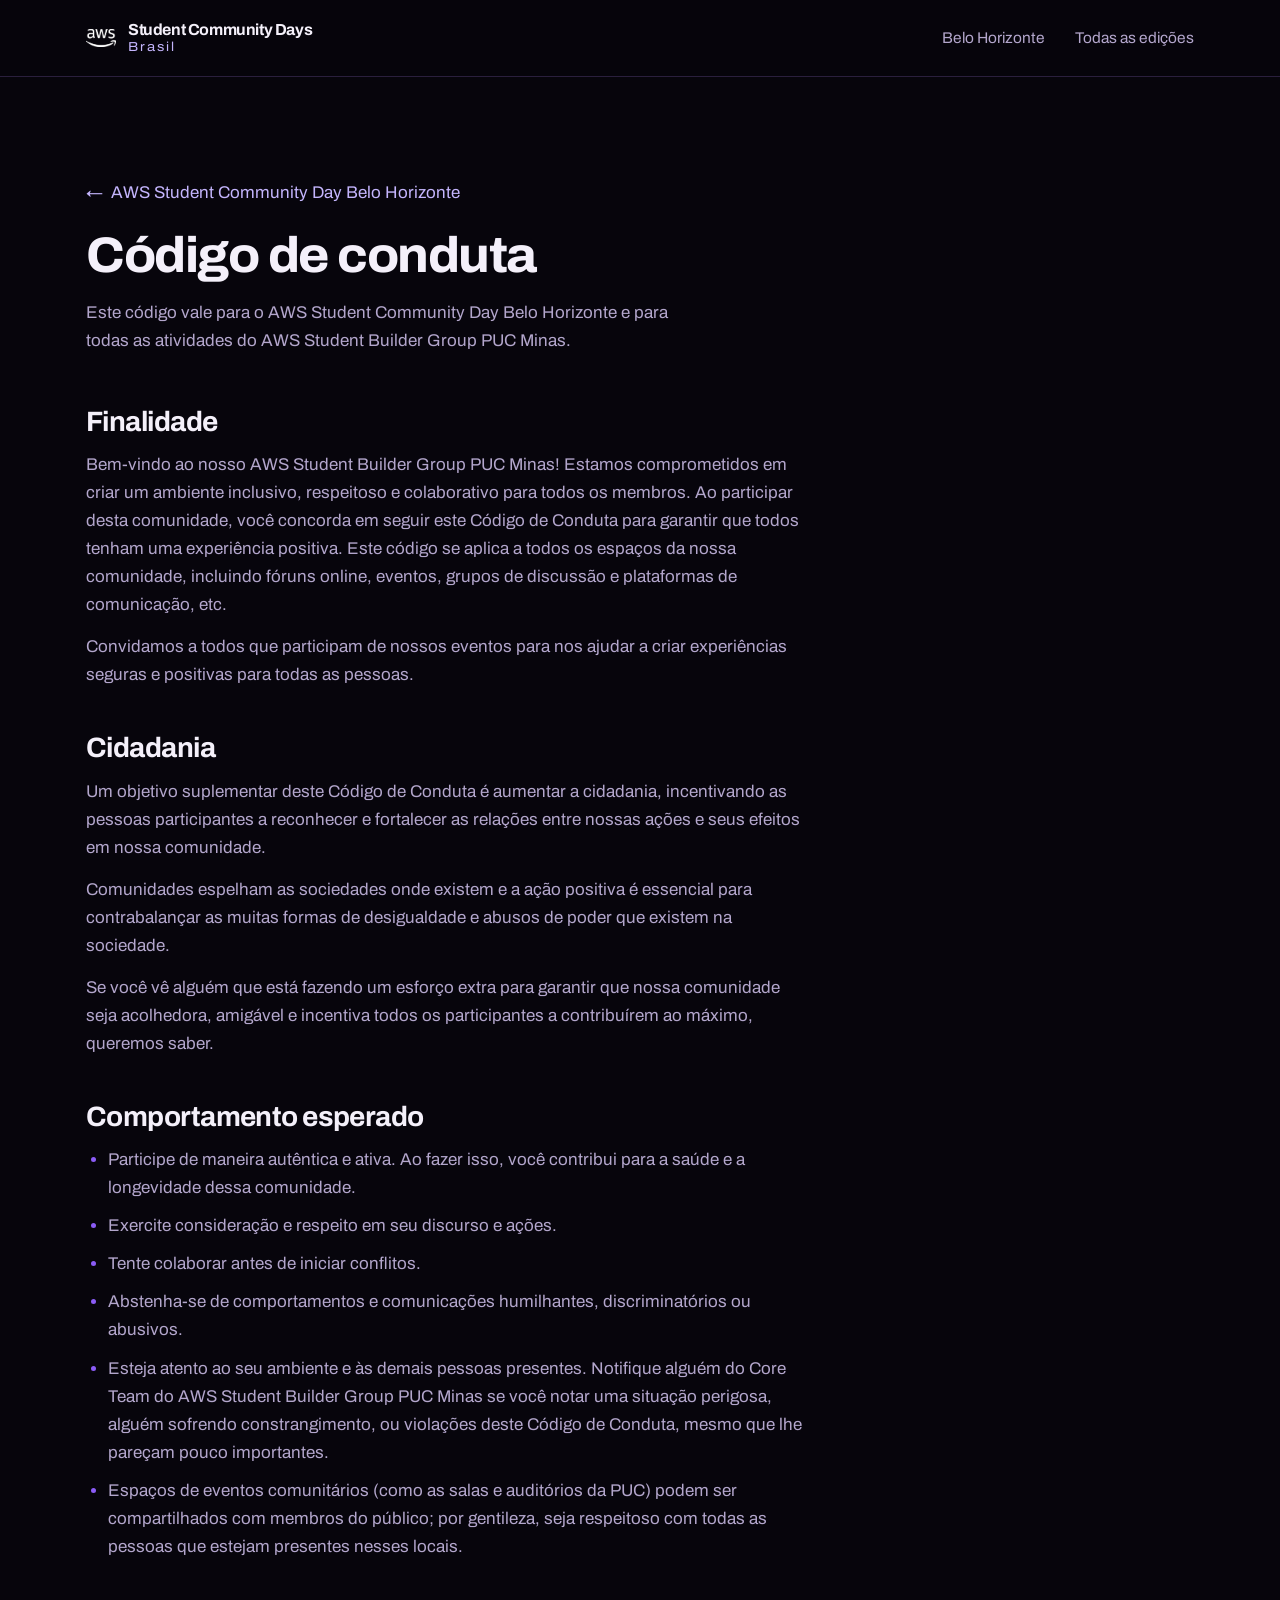
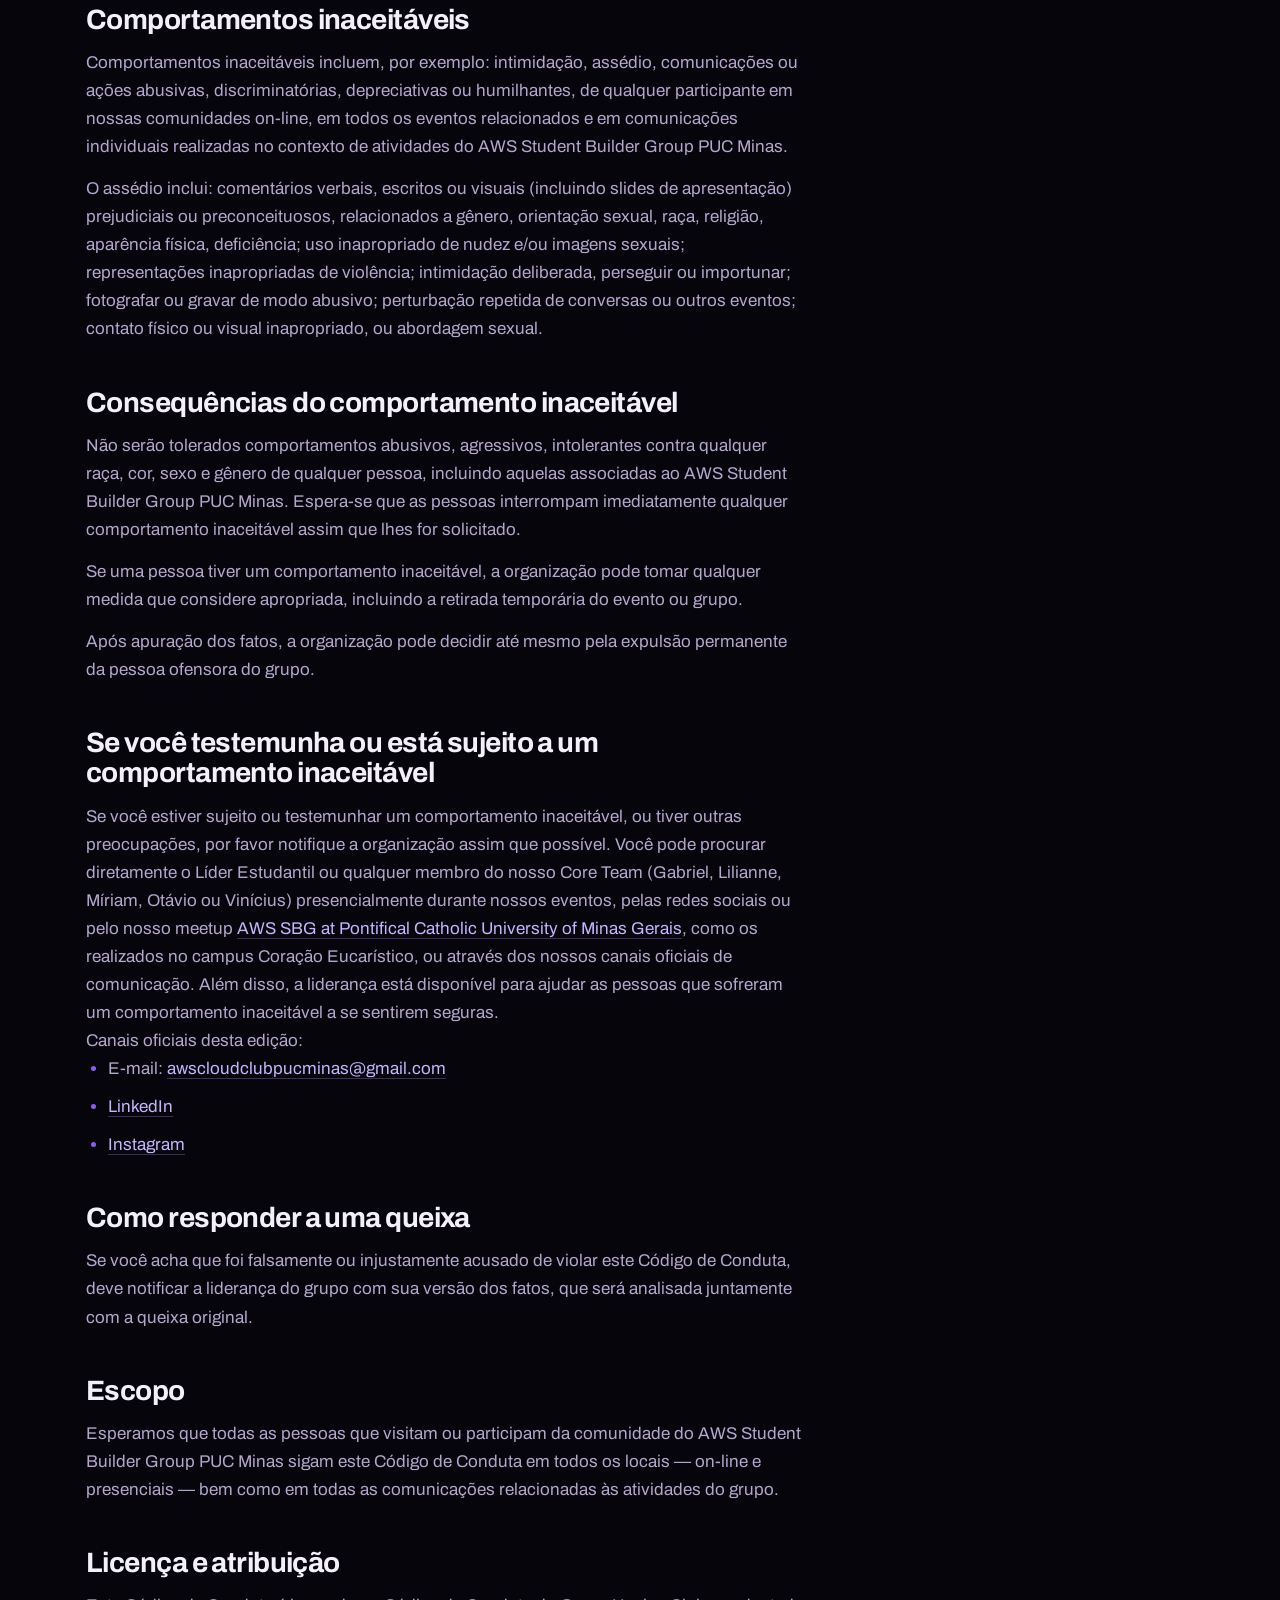
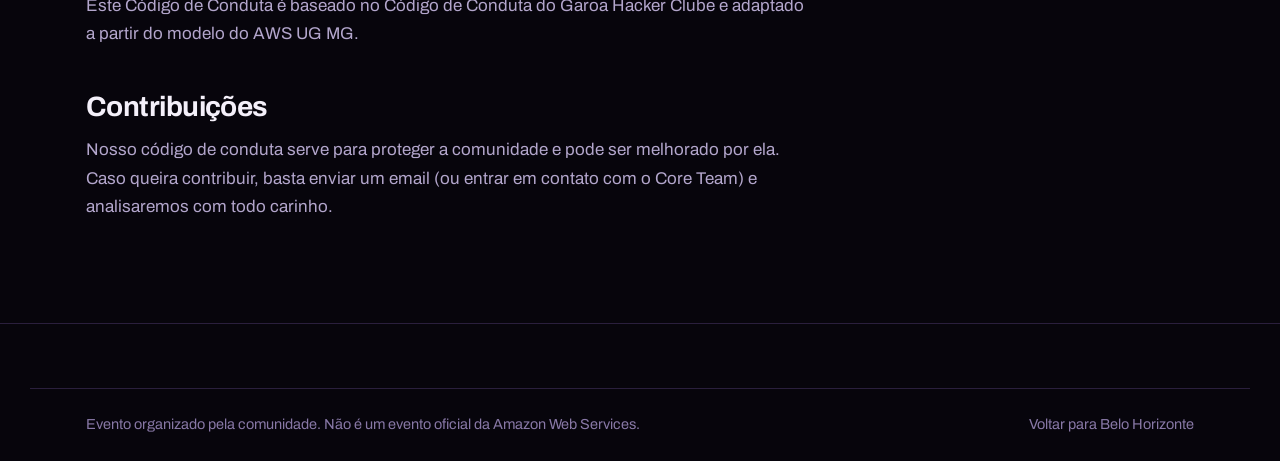
<file: belo-horizonte/codigo-de-conduta.html>
<!doctype html>
<html lang="pt-BR">
  <head>
    <!-- TROCAR (nova cidade): título, description, canonical, og:title e data-slug lá embaixo -->
    <meta charset="utf-8" />
    <meta name="viewport" content="width=device-width, initial-scale=1" />
    <meta name="theme-color" content="#07050C" />
    <title>Código de conduta — AWS Student Community Day Belo Horizonte</title>
    <meta
      name="description"
      content="Código de conduta do AWS Student Builder Group PUC Minas e do AWS Student Community Day Belo Horizonte: comportamento esperado, o que não é aceito e como pedir ajuda."
    />
    <link
      rel="canonical"
      href="https://awsstudentcommunitydays.com.br/belo-horizonte/conduta.html"
    />
    <meta property="og:type" content="website" />
    <meta property="og:locale" content="pt_BR" />
    <meta
      property="og:title"
      content="Código de conduta — AWS Student Community Day Belo Horizonte"
    />
    <link
      rel="icon"
      type="image/png"
      href="../../assets/belo-horizonte/brasao - awssbgbh.png"
    />
    <link rel="preconnect" href="https://fonts.googleapis.com" />
    <link rel="preconnect" href="https://fonts.gstatic.com" crossorigin />
    <link
      rel="stylesheet"
      href="https://fonts.googleapis.com/css2?family=Archivo:wdth,wght@75..125,300..900&display=swap"
    />
    <link rel="stylesheet" href="../../styles.css" />
  </head>
  <body>
    <a class="pular" href="#conteudo">Pular para o conteúdo</a>

    <header class="cabecalho">
      <div class="faixa cabecalho-linha">
        <a
          class="marca"
          href="../"
          aria-label="AWS Student Community Days Brasil — início"
        >
          <img
            class="marca-logo"
            src="../assets/belo-horizonte/logo branca - aws.png"
            alt="AWS"
          />
          <span class="marca-texto">
            Student Community Days
            <span class="marca-pais">Brasil</span>
          </span>
        </a>
        <nav class="menu" aria-label="Navegação">
          <a href="./">Belo Horizonte</a>
          <a href="../../">Todas as edições</a>
        </nav>
      </div>
    </header>

    <main id="conteudo">
      <section class="secao">
        <div class="faixa">
          <div class="secao-topo">
            <p class="capa-chamada">
              <a class="voltar" href="./"
                >AWS Student Community Day Belo Horizonte</a
              >
            </p>
            <h1 class="secao-titulo">Código de conduta</h1>
            <p class="secao-intro">
              Este código vale para o AWS Student Community Day Belo Horizonte e
              para todas as atividades do AWS Student Builder Group PUC Minas.
            </p>
          </div>

          <div class="conduta">
            <h2>Finalidade</h2>
            <p>
              Bem-vindo ao nosso AWS Student Builder Group PUC Minas! Estamos
              comprometidos em criar um ambiente inclusivo, respeitoso e
              colaborativo para todos os membros. Ao participar desta
              comunidade, você concorda em seguir este Código de Conduta para
              garantir que todos tenham uma experiência positiva. Este código se
              aplica a todos os espaços da nossa comunidade, incluindo fóruns
              online, eventos, grupos de discussão e plataformas de comunicação,
              etc.
            </p>
            <p>
              Convidamos a todos que participam de nossos eventos para nos
              ajudar a criar experiências seguras e positivas para todas as
              pessoas.
            </p>

            <h2>Cidadania</h2>
            <p>
              Um objetivo suplementar deste Código de Conduta é aumentar a
              cidadania, incentivando as pessoas participantes a reconhecer e
              fortalecer as relações entre nossas ações e seus efeitos em nossa
              comunidade.
            </p>
            <p>
              Comunidades espelham as sociedades onde existem e a ação positiva
              é essencial para contrabalançar as muitas formas de desigualdade e
              abusos de poder que existem na sociedade.
            </p>
            <p>
              Se você vê alguém que está fazendo um esforço extra para garantir
              que nossa comunidade seja acolhedora, amigável e incentiva todos
              os participantes a contribuírem ao máximo, queremos saber.
            </p>

            <h2>Comportamento esperado</h2>
            <ul>
              <li>
                Participe de maneira autêntica e ativa. Ao fazer isso, você
                contribui para a saúde e a longevidade dessa comunidade.
              </li>
              <li>Exercite consideração e respeito em seu discurso e ações.</li>
              <li>Tente colaborar antes de iniciar conflitos.</li>
              <li>
                Abstenha-se de comportamentos e comunicações humilhantes,
                discriminatórios ou abusivos.
              </li>
              <li>
                Esteja atento ao seu ambiente e às demais pessoas presentes.
                Notifique alguém do Core Team do AWS Student Builder Group PUC
                Minas se você notar uma situação perigosa, alguém sofrendo
                constrangimento, ou violações deste Código de Conduta, mesmo que
                lhe pareçam pouco importantes.
              </li>
              <li>
                Espaços de eventos comunitários (como as salas e auditórios da
                PUC) podem ser compartilhados com membros do público; por
                gentileza, seja respeitoso com todas as pessoas que estejam
                presentes nesses locais.
              </li>
            </ul>

            <h2>Comportamentos inaceitáveis</h2>
            <p>
              Comportamentos inaceitáveis incluem, por exemplo: intimidação,
              assédio, comunicações ou ações abusivas, discriminatórias,
              depreciativas ou humilhantes, de qualquer participante em nossas
              comunidades on-line, em todos os eventos relacionados e em
              comunicações individuais realizadas no contexto de atividades do
              AWS Student Builder Group PUC Minas.
            </p>
            <p>
              O assédio inclui: comentários verbais, escritos ou visuais
              (incluindo slides de apresentação) prejudiciais ou
              preconceituosos, relacionados a gênero, orientação sexual, raça,
              religião, aparência física, deficiência; uso inapropriado de nudez
              e/ou imagens sexuais; representações inapropriadas de violência;
              intimidação deliberada, perseguir ou importunar; fotografar ou
              gravar de modo abusivo; perturbação repetida de conversas ou
              outros eventos; contato físico ou visual inapropriado, ou
              abordagem sexual.
            </p>

            <h2>Consequências do comportamento inaceitável</h2>
            <p>
              Não serão tolerados comportamentos abusivos, agressivos,
              intolerantes contra qualquer raça, cor, sexo e gênero de qualquer
              pessoa, incluindo aquelas associadas ao AWS Student Builder Group
              PUC Minas. Espera-se que as pessoas interrompam imediatamente
              qualquer comportamento inaceitável assim que lhes for solicitado.
            </p>
            <p>
              Se uma pessoa tiver um comportamento inaceitável, a organização
              pode tomar qualquer medida que considere apropriada, incluindo a
              retirada temporária do evento ou grupo.
            </p>
            <p>
              Após apuração dos fatos, a organização pode decidir até mesmo pela
              expulsão permanente da pessoa ofensora do grupo.
            </p>

            <h2>
              Se você testemunha ou está sujeito a um comportamento inaceitável
            </h2>
            <p>
              Se você estiver sujeito ou testemunhar um comportamento
              inaceitável, ou tiver outras preocupações, por favor notifique a
              organização assim que possível. Você pode procurar diretamente o
              Líder Estudantil ou qualquer membro do nosso Core Team (Gabriel,
              Lilianne, Míriam, Otávio ou Vinícius) presencialmente durante
              nossos eventos, pelas redes sociais ou pelo nosso meetup
              <a
                href="https://www.meetup.com/pt-BR/aws-sbg-at-pontifical-catholic-university-of-minas-gerais/"
                target="_blank"
                rel="noopener noreferrer"
                >AWS SBG at Pontifical Catholic University of Minas Gerais</a
              >, como os realizados no campus Coração Eucarístico, ou através
              dos nossos canais oficiais de comunicação. Além disso, a liderança
              está disponível para ajudar as pessoas que sofreram um
              comportamento inaceitável a se sentirem seguras.
            </p>
            <div id="conduta-canais" hidden>
              <p>Canais oficiais desta edição:</p>
              <ul id="conduta-contatos" data-slug="belo-horizonte"></ul>
            </div>

            <h2>Como responder a uma queixa</h2>
            <p>
              Se você acha que foi falsamente ou injustamente acusado de violar
              este Código de Conduta, deve notificar a liderança do grupo com
              sua versão dos fatos, que será analisada juntamente com a queixa
              original.
            </p>

            <h2>Escopo</h2>
            <p>
              Esperamos que todas as pessoas que visitam ou participam da
              comunidade do AWS Student Builder Group PUC Minas sigam este
              Código de Conduta em todos os locais — on-line e presenciais — bem
              como em todas as comunicações relacionadas às atividades do grupo.
            </p>

            <h2>Licença e atribuição</h2>
            <p>
              Este Código de Conduta é baseado no Código de Conduta do Garoa
              Hacker Clube e adaptado a partir do modelo do AWS UG MG.
            </p>

            <h2>Contribuições</h2>
            <p>
              Nosso código de conduta serve para proteger a comunidade e pode
              ser melhorado por ela. Caso queira contribuir, basta enviar um
              email (ou entrar em contato com o Core Team) e analisaremos com
              todo carinho.
            </p>
          </div>
        </div>
      </section>
    </main>

    <footer class="rodape">
      <div class="faixa rodape-fim">
        <p>
          Evento organizado pela comunidade. Não é um evento oficial da Amazon
          Web Services.
        </p>
        <p><a href="./">Voltar para Belo Horizonte</a></p>
      </div>
    </footer>

    <script src="../../dados.js" defer></script>
    <script>
      document.addEventListener("DOMContentLoaded", function () {
        var lista = document.getElementById("conduta-contatos");
        var bloco = document.getElementById("conduta-canais");
        if (!lista || !bloco) return;
        function esc(t) {
          return String(t).replace(/[&<>"']/g, function (c) {
            return {
              "&": "&amp;",
              "<": "&lt;",
              ">": "&gt;",
              '"': "&quot;",
              "'": "&#39;",
            }[c];
          });
        }
        var edicao = (window.EDICOES || []).find(function (e) {
          return e.slug === lista.dataset.slug;
        });
        if (!edicao) return;
        var itens = [];
        if (edicao.email && edicao.email !== "PREENCHER") {
          itens.push(
            '<li>E-mail: <a href="mailto:' +
              esc(edicao.email) +
              '">' +
              esc(edicao.email) +
              "</a></li>",
          );
        }
        (edicao.redes || []).forEach(function (r) {
          itens.push(
            '<li><a href="' +
              esc(r.url) +
              '" target="_blank" rel="noopener noreferrer">' +
              esc(r.nome) +
              "</a></li>",
          );
        });
        if (!itens.length) return;
        lista.innerHTML = itens.join("");
        bloco.hidden = false;
      });
    </script>
  </body>
</html>
</file>
<file: styles.css>
/* =========================================================================
   AWS Student Community Day Brasil
   Identidade: roxo e preto. O mapa do Brasil é o elemento protagonista;
   tudo em volta é deliberadamente quieto para não competir com ele.
   Todos os pares de cor abaixo foram conferidos em contraste WCAG AA.
   ========================================================================= */

:root {
  /* Fundos — preto com viés violeta, nunca cinza neutro */
  --fundo: #07050C;
  --superficie: #100B1A;
  --superficie-alta: #191128;

  /* Linhas */
  --borda: #2A1F3D;
  --borda-forte: #3D2E57;

  /* Roxos */
  --roxo: #8B5CF6;
  /* elementos de UI e texto grande  (4.79:1) */
  --roxo-claro: #C4B5FD;
  /* seguro para texto normal       (10.98:1) */
  --roxo-vivo: #E879F9;
  /* só para o que está vivo agora   (8.24:1) */
  --roxo-fundo: #150E28;
  /* estados neutros do mapa */
  --roxo-traco: #7A66A8;
  /* silhueta do mapa      (3.82:1 sobre o estado) */
  --roxo-tinta: #5C14C4;
  /* MASSA de roxo chapado; texto claro por cima */
  --roxo-sobre-tinta: #FBD5FF;
  /* destaque dentro da tinta        (6.83:1) */

  /* Texto */
  --texto: #F4F0FA;
  /* 18.04:1 */
  --texto-suave: #B3A6CC;
  /*  8.92:1 */
  --texto-fraco: #8878A6;
  /*  5.10:1 */

  /* Medidas */
  --limite: 1220px;
  --respiro: clamp(20px, 5vw, 56px);
  --curva: 14px;

  --fonte: 'Archivo', system-ui, -apple-system, 'Segoe UI', Roboto, sans-serif;

  color-scheme: dark;
}

*,
*::before,
*::after {
  box-sizing: border-box;
}

html {
  scroll-behavior: smooth;
  scroll-padding-top: 92px;
  -webkit-text-size-adjust: 100%;
}

body {
  margin: 0;
  background: var(--fundo);
  color: var(--texto);
  font-family: var(--fonte);
  font-size: 17px;
  line-height: 1.65;
  font-variation-settings: 'wdth' 100;
  -webkit-font-smoothing: antialiased;
}

a {
  color: inherit;
  text-decoration: none;
}

img,
svg {
  display: block;
  max-width: 100%;
}

h1,
h2,
h3 {
  margin: 0;
  line-height: 1.08;
  letter-spacing: -0.02em;
}

p {
  margin: 0;
}

ul {
  margin: 0;
  padding: 0;
  list-style: none;
}

:focus-visible {
  outline: 3px solid var(--roxo-vivo);
  outline-offset: 3px;
  border-radius: 3px;
}

.pular {
  position: fixed;
  top: -120px;
  left: 16px;
  z-index: 100;
  background: var(--roxo-claro);
  color: var(--fundo);
  padding: 12px 18px;
  border-radius: 8px;
  font-weight: 600;
  transition: top .15s;
}

.pular:focus {
  top: 14px;
}

.faixa {
  width: 100%;
  max-width: var(--limite);
  margin-inline: auto;
  padding-inline: var(--respiro);
}

/* ── Botões ─────────────────────────────────────────────────────────────
   O botão primário é texto escuro sobre roxo claro. Branco sobre roxo
   médio dá 3.77:1 e reprova no AA, então essa combinação não existe aqui. */

.botao {
  display: inline-flex;
  align-items: center;
  justify-content: center;
  gap: 10px;
  padding: 14px 24px;
  border: 1px solid transparent;
  border-radius: 10px;
  font: inherit;
  font-weight: 650;
  font-size: 16px;
  letter-spacing: -0.01em;
  cursor: pointer;
  transition: background .18s, border-color .18s, color .18s, transform .18s;
}

.botao-primario {
  background: var(--roxo-claro);
  color: var(--fundo);
}

.botao-primario:hover {
  background: #D6CBFF;
  transform: translateY(-2px);
}

.botao-secundario {
  background: transparent;
  border-color: var(--borda-forte);
  color: var(--texto);
}

.botao-secundario:hover {
  border-color: var(--roxo);
  background: var(--superficie-alta);
  transform: translateY(-2px);
}

.botao-mini {
  padding: 10px 18px;
  font-size: 15px;
}

.botao-largo {
  width: 100%;
}

/* ── Cabeçalho ──────────────────────────────────────────────────────── */

.cabecalho {
  position: sticky;
  top: 0;
  z-index: 50;
  background: color-mix(in srgb, var(--fundo) 88%, transparent);
  backdrop-filter: blur(14px);
  border-bottom: 1px solid var(--borda);
}

.cabecalho-linha {
  min-height: 76px;
  display: flex;
  align-items: center;
  justify-content: space-between;
  gap: 24px;
}

.marca {
  display: flex;
  align-items: center;
  gap: 12px;
}

.marca-texto {
  font-size: 16px;
  font-weight: 700;
  line-height: 1.15;
  letter-spacing: -0.025em;
}

.marca-pais {
  display: block;
  font-weight: 400;
  font-size: 13px;
  letter-spacing: 0.16em;
  font-variation-settings: 'wdth' 112;
  color: var(--roxo-claro);
}

/* O ponto da marca é o mesmo ponto que acende no mapa */
.marca-ponto {
  width: 11px;
  height: 11px;
  border-radius: 50%;
  flex: none;
  background: var(--roxo-vivo);
  box-shadow: 0 0 0 4px color-mix(in srgb, var(--roxo-vivo) 22%, transparent);
}

.marca-logo {
  width: 40px;
  height: 40px;
  object-fit: contain;
  flex-shrink: 0;
}

.menu {
  display: flex;
  align-items: center;
  gap: 30px;
  font-size: 15.5px;
  color: var(--texto-suave);
}

.menu a:not(.botao):hover {
  color: var(--roxo-claro);
}

/* ── Capa ───────────────────────────────────────────────────────────── */

.capa {
  padding: clamp(40px, 7vw, 84px) 0 clamp(36px, 6vw, 72px);
}

.capa-grade {
  display: grid;
  grid-template-columns: minmax(0, 1.12fr) minmax(0, 0.88fr);
  gap: clamp(32px, 4.5vw, 64px);
  align-items: center;
}

.capa-chamada {
  color: var(--roxo-claro);
  font-size: 17px;
  margin-bottom: 22px;
}

.capa-titulo {
  margin-bottom: 26px;
}

.capa-titulo-evento {
  display: block;
  font-size: clamp(36px, 5.1vw, 64px);
  font-weight: 800;
  font-variation-settings: 'wdth' 108;
  letter-spacing: -0.035em;
  line-height: 0.96;
}

/* A cidade contrasta por peso e espaçamento, não por cor */
.capa-titulo-cidade {
  display: block;
  margin-top: 18px;
  font-size: clamp(19px, 2.2vw, 28px);
  font-weight: 300;
  font-variation-settings: 'wdth' 118;
  letter-spacing: 0.06em;
  line-height: 1.2;
  color: var(--texto);
}

.capa-resumo {
  color: var(--texto-suave);
  max-width: 46ch;
  margin-bottom: 20px;
}

.capa-quando {
  display: inline-block;
  color: var(--texto);
  font-weight: 600;
  padding: 9px 0 9px 18px;
  border-left: 3px solid var(--roxo);
  margin-bottom: 30px;
}

.capa-acoes {
  display: flex;
  flex-wrap: wrap;
  gap: 14px;
}

/* ── Mapa ───────────────────────────────────────────────────────────── */

.mapa {
  margin: 0;
  position: relative;
}

.mapa-palco {
  position: relative;
}

.mapa-svg {
  width: 100%;
  height: auto;
  overflow: visible;
}

/* Os 26 estados sem edição: presentes, mas em silêncio. */
/* stroke-width em px de tela, não em unidades do viewBox: sem
   vector-effect o traço encolhe junto com o mapa e some no celular. */
.uf {
  fill: var(--roxo-fundo);
  stroke: var(--roxo-traco);
  stroke-width: 1.1px;
  stroke-linejoin: round;
  vector-effect: non-scaling-stroke;
}

/* O estado que tem edição confirmada */
.uf-aceso {
  fill: url(#brilho-uf);
  stroke: var(--roxo-claro);
  stroke-width: 2px;
  vector-effect: non-scaling-stroke;
}

/* O estado aceso é um <a> dentro do SVG: foco de teclado e clique nativos */
.uf-link {
  cursor: pointer;
}

.uf-link .uf-aceso {
  transition: stroke .18s, filter .18s;
}

.uf-link:hover .uf-aceso,
.uf-link:focus-visible .uf-aceso {
  stroke: var(--roxo-vivo);
  stroke-width: 3.5px;
  filter: drop-shadow(0 0 12px color-mix(in srgb, var(--roxo-vivo) 60%, transparent));
}

.uf-link:focus-visible {
  outline: none;
}

/* Balão de detalhe, em HTML sobre o SVG */
.balao {
  position: absolute;
  transform: translate(-50%, calc(-100% - 18px));
  background: var(--superficie-alta);
  border: 1px solid var(--roxo);
  border-radius: 10px;
  padding: 9px 14px;
  display: grid;
  gap: 1px;
  white-space: nowrap;
  pointer-events: none;
  box-shadow: 0 10px 30px rgba(0, 0, 0, .55);
}

.balao strong {
  font-size: 15.5px;
  font-weight: 650;
  letter-spacing: -0.02em;
}

.balao span {
  font-size: 13.5px;
  color: var(--roxo-claro);
}

.mapa-halo {
  fill: url(#halo);
  pointer-events: none;
}

.pino {
  pointer-events: none;
}

.pino-anel {
  fill: none;
  stroke: var(--roxo-vivo);
  stroke-width: 1.6;
  transform-origin: center;
  transform-box: fill-box;
  animation: pulso 3.4s ease-out infinite;
}

.pino-nucleo {
  fill: var(--roxo-vivo);
}

@keyframes pulso {
  0% {
    r: 5;
    opacity: .85;
  }

  70%,
  100% {
    r: 21;
    opacity: 0;
  }
}

.mapa-rotulo {
  fill: var(--texto);
  font-family: var(--fonte);
  font-size: 13px;
  font-weight: 650;
  letter-spacing: -0.01em;
  pointer-events: none;
}

.mapa-rotulo-data {
  fill: var(--roxo-claro);
  font-size: 11.5px;
  font-weight: 400;
}

.mapa-risco {
  stroke: var(--roxo);
  stroke-width: 1;
  opacity: .55;
}

.mapa-legenda {
  margin-top: 18px;
  color: var(--texto-fraco);
  font-size: 15px;
  text-align: center;
}

/* ── Barra de fatos ─────────────────────────────────────────────────── */

/* A faixa é a maior massa de roxo chapado da página: é o que faz a
   identidade ler como "roxa e preta" e não como "preta com detalhes roxos".
   Os tokens são reescritos aqui dentro para nenhuma cor escura vazar. */
.barra {
  background: var(--roxo-tinta);
  --texto: #F4F0FA;
  --texto-fraco: #CDBCE8;
  --borda-forte: #A47BE8;
}

.barra-linha {
  display: grid;
  grid-template-columns: repeat(auto-fit, minmax(190px, 1fr));
  gap: 2px 36px;
  padding-block: 26px;
}

.barra-item {
  display: flex;
  flex-direction: column;
  gap: 5px;
}

.barra-rotulo {
  color: var(--texto-fraco);
  font-size: 14px;
}

.barra-valor {
  color: var(--texto);
  font-weight: 650;
  font-size: 17px;
  letter-spacing: -0.015em;
}

.barra-valor a {
  border-bottom: 1px solid var(--borda-forte);
}

.barra-valor a:hover {
  color: #fff;
  border-color: #fff;
}

.barra .aviso-vivo {
  color: var(--roxo-sobre-tinta);
}

.barra :focus-visible {
  outline-color: #fff;
}

.aviso-vivo {
  color: var(--roxo-vivo);
  font-weight: 650;
}

/* ── Seções ─────────────────────────────────────────────────────────── */

.secao {
  padding-block: clamp(56px, 8vw, 104px);
}

.secao-alt {
  background: var(--superficie);
  border-block: 1px solid var(--borda);
}

.secao-topo {
  margin-bottom: clamp(32px, 4vw, 52px);
  max-width: 62ch;
}

.secao-topo-duplo {
  display: grid;
  grid-template-columns: minmax(0, 1.5fr) minmax(0, 1fr);
  gap: clamp(28px, 4vw, 56px);
  align-items: start;
  max-width: none;
}

.secao-titulo {
  font-size: clamp(30px, 4.2vw, 50px);
  font-weight: 750;
  font-variation-settings: 'wdth' 104;
  letter-spacing: -0.03em;
  margin-bottom: 16px;
}

.secao-intro {
  color: var(--texto-suave);
  max-width: 62ch;
}

/* ── A edição ───────────────────────────────────────────────────────── */

.edicao-grade {
  display: grid;
  grid-template-columns: minmax(0, 1fr) minmax(0, 360px);
  gap: clamp(20px, 3vw, 36px);
  align-items: start;
}

.ficha {
  background: var(--superficie);
  border: 1px solid var(--borda);
  border-radius: var(--curva);
  padding: clamp(24px, 3vw, 38px);
}

.ficha-lista {
  display: grid;
  gap: 26px;
}

.ficha-item {
  display: grid;
  gap: 5px;
}

.ficha-rotulo {
  color: var(--texto-fraco);
  font-size: 14px;
}

.ficha-valor {
  font-size: 19px;
  font-weight: 600;
  letter-spacing: -0.015em;
}

.ficha-extra {
  color: var(--texto-suave);
  font-size: 15.5px;
}

.ficha-valor a {
  border-bottom: 1px solid var(--borda-forte);
}

.ficha-valor a:hover {
  color: var(--roxo-claro);
  border-color: var(--roxo);
}

.compra {
  background: var(--superficie-alta);
  border: 1px solid var(--borda-forte);
  border-radius: var(--curva);
  padding: clamp(24px, 3vw, 32px);
  position: sticky;
  top: 100px;
  display: grid;
  gap: 16px;
}

.compra-titulo {
  font-size: 23px;
  font-weight: 700;
  letter-spacing: -0.02em;
}

.compra-nota {
  color: var(--texto-suave);
  font-size: 15.5px;
}

.contagem {
  display: inline-flex;
  align-items: baseline;
  gap: 8px;
  color: var(--roxo-vivo);
  font-weight: 650;
  font-size: 15px;
}

/* ── Chamada de palestras ───────────────────────────────────────────── */

.palestrar-grade {
  display: grid;
  grid-template-columns: minmax(0, 1fr) minmax(0, 340px);
  gap: clamp(22px, 3vw, 40px);
  align-items: start;
}

.trilhas {
  display: grid;
  grid-template-columns: repeat(auto-fit, minmax(240px, 1fr));
  gap: 1px;
  background: var(--borda);
  border: 1px solid var(--borda);
  border-radius: var(--curva);
  overflow: hidden;
}

.trilha {
  background: var(--superficie);
  padding: 22px 24px;
}

.trilha-nome {
  font-size: 17px;
  font-weight: 650;
  letter-spacing: -0.02em;
  margin-bottom: 6px;
}

.trilha-desc {
  color: var(--texto-suave);
  font-size: 15px;
  line-height: 1.55;
}

.trilha-convite {
  background: var(--superficie-alta);
}

.trilha-convite .trilha-nome {
  color: var(--roxo-claro);
}

.cfp {
  background: var(--superficie-alta);
  border: 1px solid var(--borda-forte);
  border-radius: var(--curva);
  padding: clamp(24px, 3vw, 32px);
  display: grid;
  gap: 16px;
}

.cfp-estado {
  font-size: 15px;
  font-weight: 650;
}

.cfp-titulo {
  font-size: 23px;
  font-weight: 700;
  letter-spacing: -0.02em;
}

.cfp-texto {
  color: var(--texto-suave);
  font-size: 15.5px;
}

.cfp-formato {
  border-top: 1px solid var(--borda);
  padding-top: 16px;
  color: var(--texto-fraco);
  font-size: 15px;
}

/* ── Pilares ────────────────────────────────────────────────────────── */

.pilares {
  display: grid;
  grid-template-columns: repeat(auto-fit, minmax(260px, 1fr));
  gap: clamp(24px, 3vw, 44px);
}

.pilar {
  border-top: 2px solid var(--roxo);
  padding-top: 22px;
}

.pilar h3 {
  font-size: 21px;
  font-weight: 650;
  letter-spacing: -0.02em;
  margin-bottom: 12px;
}

.pilar p {
  color: var(--texto-suave);
  font-size: 16px;
}

/* ── Patrocínio ─────────────────────────────────────────────────────── */

.patrocinio {
  background: var(--superficie);
  border-top: 1px solid var(--borda);
}

.patrocinio-chamada {
  background: var(--superficie-alta);
  border: 1px solid var(--borda-forte);
  border-radius: var(--curva);
  padding: 26px;
  display: grid;
  gap: 14px;
}

.patrocinio-chamada p {
  color: var(--texto-suave);
  font-size: 15.5px;
}

.aviso-preencher {
  background: #2B1233;
  border: 1px dashed var(--roxo-vivo);
  color: var(--roxo-vivo);
  border-radius: 10px;
  padding: 13px 16px;
  font-size: 14.5px;
  line-height: 1.5;
}

.cotas {
  display: grid;
  grid-template-columns: repeat(auto-fit, minmax(250px, 1fr));
  gap: clamp(16px, 2vw, 22px);
  margin-bottom: clamp(32px, 4vw, 52px);
}

.cota {
  background: var(--fundo);
  border: 1px solid var(--borda);
  border-radius: var(--curva);
  padding: 26px 24px;
  display: flex;
  flex-direction: column;
  gap: 14px;
}

.cota-destaque {
  border-color: var(--roxo);
  background: linear-gradient(170deg, #1B1033, var(--fundo) 62%);
}

.cota-topo {
  display: flex;
  align-items: baseline;
  justify-content: space-between;
  gap: 12px;
}

.cota-nome {
  font-size: 24px;
  font-weight: 750;
  letter-spacing: -0.025em;
}

.cota-vagas {
  color: var(--texto-fraco);
  font-size: 14px;
  white-space: nowrap;
}

.cota-esgotado {
  color: var(--roxo-claro);
}

.cota-resumo {
  color: var(--texto-suave);
  font-size: 15.5px;
}

.cota-entregas {
  display: grid;
  gap: 10px;
  font-size: 15.5px;
  color: var(--texto-suave);
}

.cota-entrega {
  display: grid;
  grid-template-columns: 18px 1fr;
  gap: 10px;
  align-items: start;
  line-height: 1.5;
}

.cota-marca {
  color: var(--roxo);
  font-weight: 700;
}

/* Vitrine de logos: os espaços vazios são o convite */
.vitrine-titulo {
  font-size: 20px;
  font-weight: 650;
  letter-spacing: -0.02em;
  margin-bottom: 6px;
}

.vitrine-nota {
  color: var(--texto-fraco);
  font-size: 15px;
  margin-bottom: 22px;
}

.vitrine-grade {
  display: grid;
  grid-template-columns: repeat(auto-fill, minmax(168px, 1fr));
  gap: 14px;
}

.vaga {
  display: grid;
  place-items: center;
  min-height: 96px;
  border: 1px dashed var(--borda-forte);
  border-radius: 10px;
  color: var(--texto-fraco);
  font-size: 14.5px;
  text-align: center;
  padding: 12px;
  transition: border-color .18s, color .18s;
}

a.vaga:hover {
  border-color: var(--roxo);
  color: var(--roxo-claro);
}

.vitrine-grade {
  display: flex;
  gap: 16px;
  overflow-x: auto;
  overflow-y: hidden;
  padding: 4px 3px 14px;
  scroll-snap-type: x mandatory;
  scrollbar-width: thin;
  scrollbar-color: var(--roxo) var(--superficie);
  -webkit-overflow-scrolling: touch;
}

.logo-patrocinador,
.vitrine-grade .vaga {
  flex: 0 0 clamp(160px, 22vw, 220px);
  min-height: 112px;
  scroll-snap-align: start;
}

.logo-patrocinador {
  border: 1px solid var(--borda);
  transition: border-color .18s, background .18s, transform .18s, box-shadow .18s;
}

a.logo-patrocinador {
  cursor: pointer;
}

.logo-patrocinador {
  display: grid;
  place-items: center;
  min-height: 96px;
  background: var(--fundo);
  border: 1px solid var(--borda);
  border-radius: 10px;
  padding: 16px;
}

.logo-patrocinador img {
  max-height: 54px;
  width: auto;
  object-fit: contain;
}

/* ── Almoço: linha clicável e modal ────────────────────────────────── */
.agenda-intervalo-botao {
  width: 100%;
  font-family: inherit;
  font-size: 15px;
  text-align: left;
  align-items: center;
  border: 1px solid transparent;
  cursor: pointer;
  transition: border-color .18s, background .18s;
}

.agenda-intervalo-botao:hover {
  border-color: var(--roxo);
  background: var(--superficie-alta);
}

.agenda-intervalo-dica {
  margin-left: auto;
  color: var(--roxo-claro);
  font-weight: 600;
}

.agenda-intervalo-dica::after {
  content: ' →';
}

.modal {
  width: min(560px, calc(100% - 32px));
  max-height: calc(100dvh - 48px);
  padding: 0;
  overflow: auto;
  border: 1px solid var(--borda-forte);
  border-radius: var(--curva);
  background: var(--superficie);
  color: var(--texto);
  box-shadow: 0 24px 60px rgba(0, 0, 0, .6);
}

.modal::backdrop {
  background: rgba(7, 5, 12, .78);
  backdrop-filter: blur(3px);
}

.modal-conteudo {
  position: relative;
  padding: clamp(22px, 4vw, 32px);
}

.modal h3 {
  font-size: clamp(24px, 3.4vw, 30px);
  margin: 0 48px 10px 0;
}

.modal-fechar {
  position: absolute;
  top: 14px;
  right: 14px;
  width: 40px;
  height: 40px;
  display: grid;
  place-items: center;
  font-size: 26px;
  line-height: 1;
  color: var(--texto-suave);
  background: transparent;
  border: 1px solid var(--borda);
  border-radius: 50%;
  cursor: pointer;
}

.modal-fechar:hover {
  border-color: var(--roxo);
  color: var(--texto);
}

body:has(.modal[open]) {
  overflow: hidden;
}

.almoco-intro {
  color: var(--texto-suave);
  margin-bottom: 20px;
}

.almoco-lista {
  display: grid;
  gap: 12px;
}

.almoco-card {
  display: grid;
  gap: 10px;
  align-content: start;
  padding: 18px 20px;
  background: var(--superficie-alta);
  border: 1px solid var(--borda);
  border-radius: var(--curva);
}

.almoco-card h4 {
  margin: 0;
  font-size: 18px;
  font-weight: 700;
  letter-spacing: -0.02em;
}

.almoco-card ul {
  display: grid;
  gap: 6px;
  padding-left: 1.2em;
  list-style: disc;
  font-weight: 600;
}

.almoco-card li::marker {
  color: var(--roxo);
}

.almoco-link {
  justify-self: start;
  color: var(--roxo-claro);
  border-bottom: 1px solid var(--borda-forte);
  font-size: 15px;
}

.almoco-link:hover {
  border-color: var(--roxo-claro);
}

/* ── Carrossel de patrocinadores ───────────────────────────────────── */
.vitrine-grade.vitrine-animada {
  scrollbar-width: none;
  -webkit-mask-image: linear-gradient(90deg, transparent, #000 4%, #000 96%, transparent);
  mask-image: linear-gradient(90deg, transparent, #000 4%, #000 96%, transparent);
}

.vitrine-grade.vitrine-animada::-webkit-scrollbar {
  display: none;
}

.vitrine-pausa {
  display: block;
  margin: 0 0 10px auto;
  font: inherit;
  font-size: 13.5px;
  color: var(--texto-fraco);
  background: transparent;
  border: 1px solid var(--borda);
  border-radius: 999px;
  padding: 4px 14px;
  cursor: pointer;
  transition: border-color .18s, color .18s;
}

.vitrine-pausa:hover {
  border-color: var(--roxo);
  color: var(--texto);
}

/* Card clicado: mesma borda roxa da cota Diamante (--roxo) */
a.logo-patrocinador:hover {
  border-color: var(--borda-forte);
}

.logo-patrocinador.selecionado,
a.logo-patrocinador.selecionado:hover {
  border-color: var(--roxo);
}

/* Programação e seleção pessoal de palestras */
.agenda-palcos,
.agenda-sessoes {
  display: grid;
  grid-template-columns: repeat(2, minmax(0, 1fr));
  gap: 16px;
}

.agenda-palcos {
  margin-bottom: 24px;
  color: var(--texto-suave);
}

.agenda-palcos strong {
  color: var(--roxo-claro);
}

.agenda-bloco {
  padding-block: 22px;
  border-top: 1px solid var(--borda);
}

.agenda-horario {
  font-weight: 700;
  margin-bottom: 12px;
  color: var(--roxo-claro);
}

.agenda-horario span {
  margin-left: 16px;
  color: var(--texto-suave);
  font-weight: 400;
  font-size: 14px;
}

.agenda-sessao {
  min-width: 0;
  padding: 22px;
  background: var(--superficie-alta);
  border: 1px solid var(--borda);
  border-radius: var(--curva);
}

.agenda-sessao:only-child {
  grid-column: 1 / -1;
}

.agenda-palco {
  font-size: 13px;
  color: var(--roxo-claro);
  margin-bottom: 10px;
}

.agenda-sessao strong,
.agenda-opcao strong {
  display: block;
  line-height: 1.45;
}

.agenda-sessao>span,
.agenda-opcao span>span {
  display: block;
  margin-top: 8px;
  color: var(--texto-suave);
}

.agenda-sessao small,
.agenda-opcao small {
  display: block;
  color: var(--roxo-claro);
  font-size: 13px;
  margin-top: 8px;
}

.agenda-intervalo {
  display: flex;
  flex-wrap: wrap;
  gap: 8px 24px;
  padding: 18px 22px;
  border-radius: 8px;
  background: var(--roxo-fundo);
  color: var(--texto-suave);
  margin-block: 8px;
  font-size: 15px;
}

.agenda-intervalo strong {
  color: var(--texto);
}

.agenda-personalizar {
  margin-top: 60px;
  padding-top: 40px;
  border-top: 1px solid var(--borda-forte);
}

.agenda-personalizar h3 {
  font-size: clamp(26px, 4vw, 38px);
  margin-bottom: 18px;
}

.agenda-personalizar>p {
  color: var(--texto-suave);
  max-width: 75ch;
}

.agenda-opcoes {
  min-width: 0;
  margin: 24px 0;
  padding: 16px;
  border: 1px solid var(--borda);
  border-radius: var(--curva);
}

.agenda-opcoes legend {
  color: var(--roxo-claro);
  padding-inline: 8px;
  font-weight: 600;
}

.agenda-opcao {
  display: flex;
  align-items: flex-start;
  gap: 14px;
  padding: 16px;
  border: 1px solid var(--borda);
  border-radius: 8px;
  cursor: pointer;
}

.agenda-opcao:has(input:checked) {
  background: var(--roxo-fundo);
  border-color: var(--roxo-claro);
}

.agenda-opcao input {
  flex: 0 0 auto;
  margin-top: 8px;
  width: 20px;
  height: 20px;
  accent-color: var(--roxo);
}

.agenda-opcao small:first-child {
  margin: 0 0 8px;
}

.agenda-acoes {
  display: flex;
  flex-wrap: wrap;
  gap: 14px;
  margin-block: 20px;
}

.agenda-acoes button {
  font: inherit;
  cursor: pointer;
  white-space: normal;
}

.agenda-acoes button:disabled {
  opacity: .5;
  cursor: not-allowed;
}

#agenda-imagem {
  display: block;
  max-width: 100%;
  width: 540px;
  height: auto;
  margin-top: 28px;
  border: 1px solid var(--borda-forte);
  border-radius: 12px;
}

#agenda-imagem[hidden] {
  display: none;
}

/* Card de palestra com foto e biografia expansível */
.agenda-detalhes {
  margin: 0;
}

.agenda-cabeca {
  display: flex;
  align-items: center;
  gap: 16px;
}

summary.agenda-cabeca {
  cursor: pointer;
  list-style: none;
  border-radius: 8px;
}

summary.agenda-cabeca::-webkit-details-marker {
  display: none;
}

summary.agenda-cabeca:focus-visible {
  outline: 3px solid var(--roxo-vivo);
  outline-offset: 6px;
}

.agenda-fotos {
  display: flex;
  flex: none;
}

.agenda-foto {
  width: 56px;
  height: 56px;
  border-radius: 50%;
  object-fit: cover;
  object-position: center top;
  border: 2px solid var(--superficie-alta);
  background: var(--roxo-fundo);
}

.agenda-foto+.agenda-foto {
  margin-left: -16px;
}

.agenda-info {
  min-width: 0;
}

.agenda-info strong {
  font-size: 17px;
}

.agenda-pessoa {
  display: block;
  margin-top: 4px;
  color: var(--texto-suave);
}

.agenda-nome {
  border-bottom: 1px solid var(--borda-forte);
}

.agenda-nome:hover {
  color: var(--roxo-claro);
  border-color: var(--roxo-claro);
}

.agenda-nota {
  display: block;
  margin-top: 4px;
  color: var(--roxo-claro);
  font-size: 13px;
}

.agenda-info .agenda-mais {
  margin-top: 6px;
  font-size: 14px;
  color: var(--texto-fraco);
}

.mais-fechar,
.agenda-detalhes[open] .mais-abrir {
  display: none;
}

.agenda-detalhes[open] .mais-fechar {
  display: inline;
}

.agenda-bio {
  margin-top: 18px;
  padding-top: 18px;
  border-top: 1px solid var(--borda);
  color: var(--texto-suave);
  font-size: 15.5px;
  line-height: 1.6;
}

.agenda-bio p+p {
  margin-top: 12px;
}

.agenda-bio strong {
  display: block;
  color: var(--texto);
  margin-bottom: 2px;
}

@media (max-width: 650px) {

  .agenda-palcos,
  .agenda-sessoes {
    grid-template-columns: minmax(0, 1fr);
  }

  .agenda-opcoes {
    padding: 10px;
  }

  .agenda-opcao,
  .agenda-sessao {
    padding: 16px;
  }
}

/* ── Organização ───────────────────────────────────────────────────── */
.org-grade {
  display: grid;
  grid-template-columns: repeat(6, minmax(0, 1fr));
  gap: 16px;
}

.org-card {
  display: grid;
  justify-items: center;
  align-content: start;
  gap: 6px;
  text-align: center;
  padding: 26px 18px;
  background: var(--superficie);
  border: 1px solid var(--borda);
  border-radius: var(--curva);
}

.org-foto {
  width: 112px;
  height: 112px;
  border-radius: 50%;
  object-fit: cover;
  object-position: center top;
  border: 2px solid var(--borda-forte);
  margin-bottom: 8px;
}

.org-iniciais {
  display: grid;
  place-items: center;
  background: var(--roxo-tinta);
  color: var(--texto);
  font-size: 34px;
  font-weight: 750;
}

.org-nome {
  font-weight: 650;
  font-size: 17px;
  letter-spacing: -0.015em;
}

a.org-nome {
  border-bottom: 1px solid var(--borda-forte);
}

a.org-nome:hover {
  color: var(--roxo-claro);
  border-color: var(--roxo-claro);
}

.org-funcao {
  color: var(--texto-suave);
  font-size: 15px;
}

@media (max-width: 999px) {
  .org-grade {
    grid-template-columns: repeat(3, minmax(0, 1fr));
  }
}

@media (max-width: 559px) {
  .org-grade {
    grid-template-columns: repeat(2, minmax(0, 1fr));
  }
}

/* ── Rodapé ─────────────────────────────────────────────────────────── */

.rodape {
  border-top: 1px solid var(--borda);
  padding-top: clamp(40px, 5vw, 64px);
}

.rodape-grade {
  display: grid;
  grid-template-columns: minmax(0, 1.6fr) repeat(auto-fit, minmax(min(150px, 100%), 1fr));
  gap: clamp(24px, 3vw, 56px);
  padding-bottom: 44px;
}

.rodape-marca {
  display: grid;
  gap: 10px;
  align-content: start;
}

.rodape-nome {
  font-weight: 700;
  letter-spacing: -0.02em;
  font-size: 18px;
}

.rodape-logo-nome {
  display: grid;
  grid-template-columns: auto 1fr;
  align-items: center;
  gap: 10px 12px;
}

.rodape-logo-nome .rodape-nome {
  white-space: nowrap;
  margin: 0;
}

.rodape-logo-nome .rodape-nota {
  grid-column: 1 / -1;
  margin: 0;
}

.marca-logo {
  width: 30px;
  height: 30px;
  object-fit: contain;
}

.rodape-nota {
  color: var(--texto-fraco);
  font-size: 15px;
  max-width: 38ch;
}

.rodape-links {
  display: grid;
  gap: 11px;
  align-content: start;
  font-size: 15.5px;
  color: var(--texto-suave);
}

.rodape-rotulo {
  color: var(--texto);
  font-weight: 650;
  font-size: 15px;
  margin-bottom: 2px;
}

.rodape-links a:hover {
  color: var(--roxo-claro);
}

.rodape-fim {
  border-top: 1px solid var(--borda);
  padding-block: 24px;
  display: flex;
  flex-wrap: wrap;
  justify-content: space-between;
  gap: 10px 24px;
  color: var(--texto-fraco);
  font-size: 14.5px;
}

.sem-js {
  padding-block: 40px;
  display: grid;
  gap: 12px;
}

.sem-js a {
  color: var(--roxo-claro);
  text-decoration: underline;
}

[hidden] {
  display: none !important;
}

/* ── Telas menores ──────────────────────────────────────────────────── */

@media (max-width: 1080px) {
  .capa-grade {
    grid-template-columns: 1fr;
    gap: 40px;
  }

  .mapa {
    max-width: 480px;
    margin-inline: auto;
    width: 100%;
  }

  .edicao-grade,
  .palestrar-grade {
    grid-template-columns: 1fr;
  }

  .compra {
    position: static;
  }

  .secao-topo-duplo {
    grid-template-columns: 1fr;
    align-items: start;
  }
}

@media (max-width: 900px) {
  .rodape-grade {
    grid-template-columns: 1fr 1fr;
  }
}

@media (max-width: 760px) {
  html {
    scroll-padding-top: 76px;
  }

  body {
    font-size: 16px;
  }

  .cabecalho-linha {
    min-height: 64px;
  }

  .menu {
    gap: 16px;
    font-size: 14.5px;
  }

  .menu a:not(.botao) {
    display: none;
  }

  .capa {
    padding-top: 32px;
  }

  .capa-acoes .botao {
    width: 100%;
  }

  .rodape-grade {
    grid-template-columns: 1fr;
    gap: 32px;
  }
}

@media (max-width: 380px) {
  .marca-texto {
    font-size: 14.5px;
  }

  .marca-pais {
    font-size: 12px;
  }
}

/* ── Movimento reduzido ─────────────────────────────────────────────── */

@media (prefers-reduced-motion: reduce) {
  html {
    scroll-behavior: auto;
  }

  *,
  *::before,
  *::after {
    animation-duration: .001ms !important;
    animation-iteration-count: 1 !important;
    transition-duration: .001ms !important;
  }

  .pino {
    pointer-events: none;
  }

  .pino-anel {
    display: none;
  }
}

/* =========================================================================
   Componentes do hub e da página de cidade
   ========================================================================= */

/* ── Cabeçalho de seção com contagem ao lado ────────────────────────── */
.secao-topo-linha {
  display: flex;
  align-items: flex-end;
  justify-content: space-between;
  gap: 24px;
  max-width: none;
}

.secao-topo-linha>div {
  max-width: 62ch;
}

.secao-contagem {
  color: var(--texto-fraco);
  font-size: 15px;
  white-space: nowrap;
}

/* ── Lista de edições ───────────────────────────────────────────────── */
.edicoes-lista {
  display: grid;
  gap: 16px;
}

.cartao {
  display: grid;
  grid-template-columns: 116px minmax(0, 1fr) auto;
  align-items: center;
  gap: clamp(18px, 3vw, 36px);
  background: var(--superficie);
  border: 1px solid var(--borda);
  border-radius: var(--curva);
  padding: 22px clamp(20px, 2.5vw, 30px);
  transition: border-color .18s, background .18s, transform .18s;
}

.cartao:hover {
  border-color: var(--roxo);
  background: var(--superficie-alta);
  transform: translateY(-2px);
}

.cartao-data {
  display: grid;
  justify-items: center;
  gap: 2px;
  padding: 14px 10px;
  border: 1px solid var(--borda-forte);
  border-radius: 10px;
  line-height: 1.1;
}

.cartao-data>span {
  color: var(--texto-fraco);
  font-size: 13px;
  letter-spacing: .06em;
}

.cartao-data strong {
  font-size: 40px;
  font-weight: 750;
  font-variation-settings: 'wdth' 104;
  letter-spacing: -0.04em;
}

.cartao:hover .cartao-data {
  border-color: var(--roxo);
}

.cartao-selos {
  display: flex;
  flex-wrap: wrap;
  gap: 8px;
  margin-bottom: 12px;
}

.selo {
  font-size: 13.5px;
  color: var(--texto-fraco);
  border: 1px solid var(--borda);
  border-radius: 999px;
  padding: 3px 11px;
}

.selo-cfp {
  color: var(--roxo-vivo);
  border-color: color-mix(in srgb, var(--roxo-vivo) 45%, transparent);
}

.selo-hoje {
  color: var(--fundo);
  background: var(--roxo-vivo);
  border-color: var(--roxo-vivo);
  font-weight: 650;
}

.selo-passado {
  opacity: .75;
}

.cartao-cidade {
  font-size: clamp(24px, 2.6vw, 31px);
  font-weight: 750;
  font-variation-settings: 'wdth' 104;
  letter-spacing: -0.03em;
  margin-bottom: 8px;
}

.cartao-uf {
  font-size: 14px;
  font-weight: 400;
  letter-spacing: .1em;
  color: var(--roxo-claro);
  margin-left: 12px;
  vertical-align: middle;
}

.cartao-resumo {
  color: var(--texto-suave);
  font-size: 16px;
  margin-bottom: 6px;
}

.cartao-local {
  color: var(--texto-fraco);
  font-size: 15px;
}

.cartao-ir {
  color: var(--roxo-claro);
  font-weight: 650;
  font-size: 15.5px;
  white-space: nowrap;
}

.edicoes-nota {
  margin-top: 26px;
  color: var(--texto-fraco);
  font-size: 15.5px;
  max-width: 62ch;
}

.vazio,
.vazio-pagina {
  color: var(--texto-suave);
}

.vazio-pagina {
  padding-block: clamp(60px, 10vw, 120px);
  display: grid;
  gap: 18px;
  justify-items: start;
}

.vazio-pagina h1 {
  font-size: clamp(32px, 5vw, 54px);
  font-weight: 750;
}

.vazio-pagina code {
  color: var(--roxo-claro);
}

/* ── Voltar para o hub ──────────────────────────────────────────────── */
.voltar {
  color: var(--roxo-claro);
  border-bottom: 1px solid transparent;
}

.voltar::before {
  content: '\2190';
  margin-right: 8px;
}

.voltar:hover {
  border-bottom-color: var(--roxo);
}

/* ── Mapa menor na página da cidade ─────────────────────────────────── */
.mapa-cidade {
  max-width: 380px;
  margin-inline: auto;
}

/* ── Patrocínio ─────────────────────────────────────────────────────── */
.cotas-resumo {
  color: var(--texto-suave);
  font-size: 15.5px;
}

.cotas-resumo strong {
  color: var(--texto);
  font-weight: 650;
}

.patrocinio-email {
  font-size: 14.5px;
  color: var(--texto-fraco);
  word-break: break-all;
}

.cota-cta {
  margin-top: auto;
  padding-top: 14px;
  border-top: 1px solid var(--borda);
  color: var(--roxo-claro);
  font-weight: 650;
  font-size: 15px;
}

.cota-cta:hover {
  color: var(--texto);
}

/* ── Contato ────────────────────────────────────────────────────────── */
.contato-grade {
  display: flex;
  ;
  flex-wrap: wrap;
  gap: 14px;
}

.contato {
  flex: 1 1 150px;
  min-width: 0;
  gap: 5px;
  background: var(--fundo);
  border: 1px solid var(--borda);
  border-radius: var(--curva);
  padding: 20px 22px;
  transition: border-color .18s, transform .18s;
}

.contato:hover {
  border-color: var(--roxo);
  transform: translateY(-2px);
}

.contato-rotulo {
  color: var(--texto-fraco);
  font-size: 14px;
}

.contato-valor {
  font-weight: 650;
  font-size: 17px;
  letter-spacing: -0.015em;
  word-break: normal;
  overflow-wrap: anywhere;
}

.contato-rotulo {
  display: flex;
  align-items: center;
  gap: 8px;
}

.contato-icone {
  width: 18px;
  height: 18px;
  flex: none;
  color: var(--roxo-claro);
}

.contato-largo {
  flex: 2 1 300px;
}

/* ── Conduta ────────────────────────────────────────────────────────── */
.link-conduta {
  color: var(--roxo-claro);
  border-bottom: 1px solid var(--borda-forte);
}

.link-conduta:hover {
  border-color: var(--roxo-claro);
}

/* ── Código de conduta ─────────────────────────────────────────────── */
.conduta {
  max-width: 72ch;
}

.conduta h2 {
  font-size: clamp(22px, 2.6vw, 28px);
  font-weight: 700;
  letter-spacing: -0.02em;
  margin: 44px 0 14px;
}

.conduta h2:first-child {
  margin-top: 0;
}

.conduta p,
.conduta li {
  color: var(--texto-suave);
}

.conduta p+p {
  margin-top: 14px;
}

.conduta ul {
  display: grid;
  gap: 10px;
  padding-left: 1.3em;
  list-style: disc;
}

.conduta li::marker {
  color: var(--roxo);
}

.conduta strong {
  color: var(--texto);
}

.conduta a {
  color: var(--roxo-claro);
  border-bottom: 1px solid var(--borda-forte);
}

.conduta a:hover {
  border-color: var(--roxo-claro);
}

.conduta-data {
  margin-top: 40px;
  color: var(--texto-fraco);
  font-size: 15px;
}

/* ── Telas menores ──────────────────────────────────────────────────── */
@media (max-width: 860px) {
  .cartao {
    grid-template-columns: 88px minmax(0, 1fr);
  }

  .cartao-ir {
    grid-column: 2;
  }

  .cartao-data strong {
    font-size: 32px;
  }

  .secao-topo-linha {
    flex-direction: column;
    align-items: flex-start;
    gap: 12px;
  }
}

@media (max-width: 520px) {
  .cartao {
    grid-template-columns: 1fr;
    gap: 16px;
  }

  .cartao-data {
    justify-items: start;
    display: flex;
    align-items: baseline;
    gap: 10px;
    padding: 8px 14px;
    width: fit-content;
  }

  .cartao-data strong {
    font-size: 26px;
  }

  .cartao-ir {
    grid-column: 1;
  }
}

/* ── Patrocínio no hub: um bloco por cidade ─────────────────────────── */
.patrocinio-cidade {
  display: grid;
  gap: 10px;
  padding-top: 18px;
  border-top: 1px solid var(--borda);
}

.patrocinio-cidade-nome {
  font-size: 19px;
  font-weight: 700;
  letter-spacing: -0.02em;
}

.patrocinio-cidade-nota {
  color: var(--texto-fraco);
  font-size: 14.5px;
}

/* ── Seletor de ano ─────────────────────────────────────────────────── */
.anos {
  display: flex;
  flex-wrap: wrap;
  align-items: center;
  gap: 10px;
  margin-bottom: 26px;
}

.anos-rotulo {
  color: var(--texto-fraco);
  font-size: 14px;
  margin-right: 4px;
}

.ano {
  font: inherit;
  font-size: 15.5px;
  font-weight: 650;
  letter-spacing: -0.01em;
  color: var(--texto-suave);
  background: transparent;
  border: 1px solid var(--borda);
  border-radius: 999px;
  padding: 8px 18px;
  cursor: pointer;
  transition: border-color .18s, color .18s, background .18s;
}

.ano:hover {
  border-color: var(--roxo);
  color: var(--texto);
}

.ano-ativo {
  background: var(--roxo-claro);
  border-color: var(--roxo-claro);
  color: var(--fundo);
}

.ano-ativo:hover {
  background: #D6CBFF;
  color: var(--fundo);
}

/* ── Galeria de eventos anteriores ─────────────────────────────────── */
.galeria-grade {
  display: grid;
  grid-template-columns: repeat(auto-fill, minmax(280px, 1fr));
  gap: 14px;
}

.galeria-item {
  margin: 0;
  border-radius: var(--curva);
  overflow: hidden;
  background: var(--superficie);
  border: 1px solid var(--borda);
  aspect-ratio: 4 / 3;
}

.galeria-item img {
  width: 100%;
  height: 100%;
  object-fit: cover;
  object-position: center top;
  display: block;
  transition: transform .3s ease;
}

.galeria-item:hover img {
  transform: scale(1.04);
}

@media (max-width: 600px) {
  .galeria-grade {
    grid-template-columns: 1fr 1fr;
    gap: 10px;
  }
}
</file>
